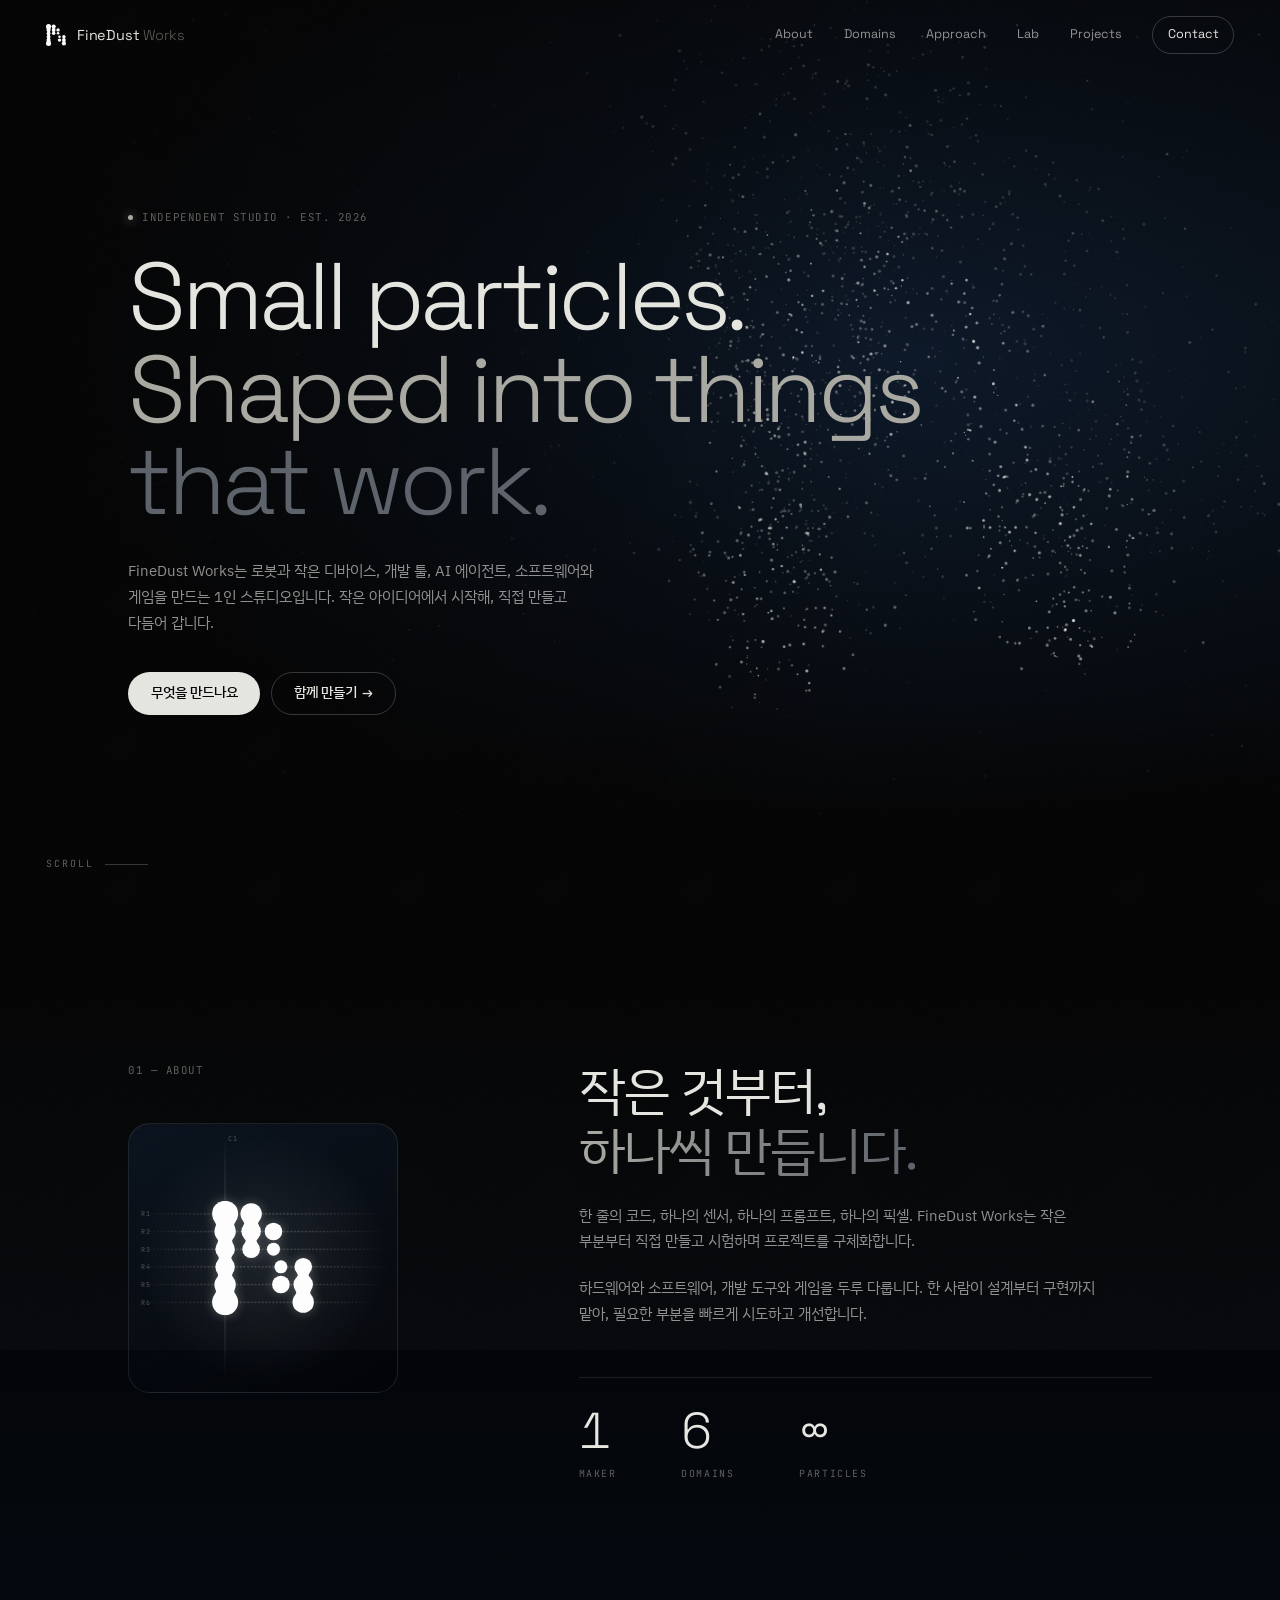
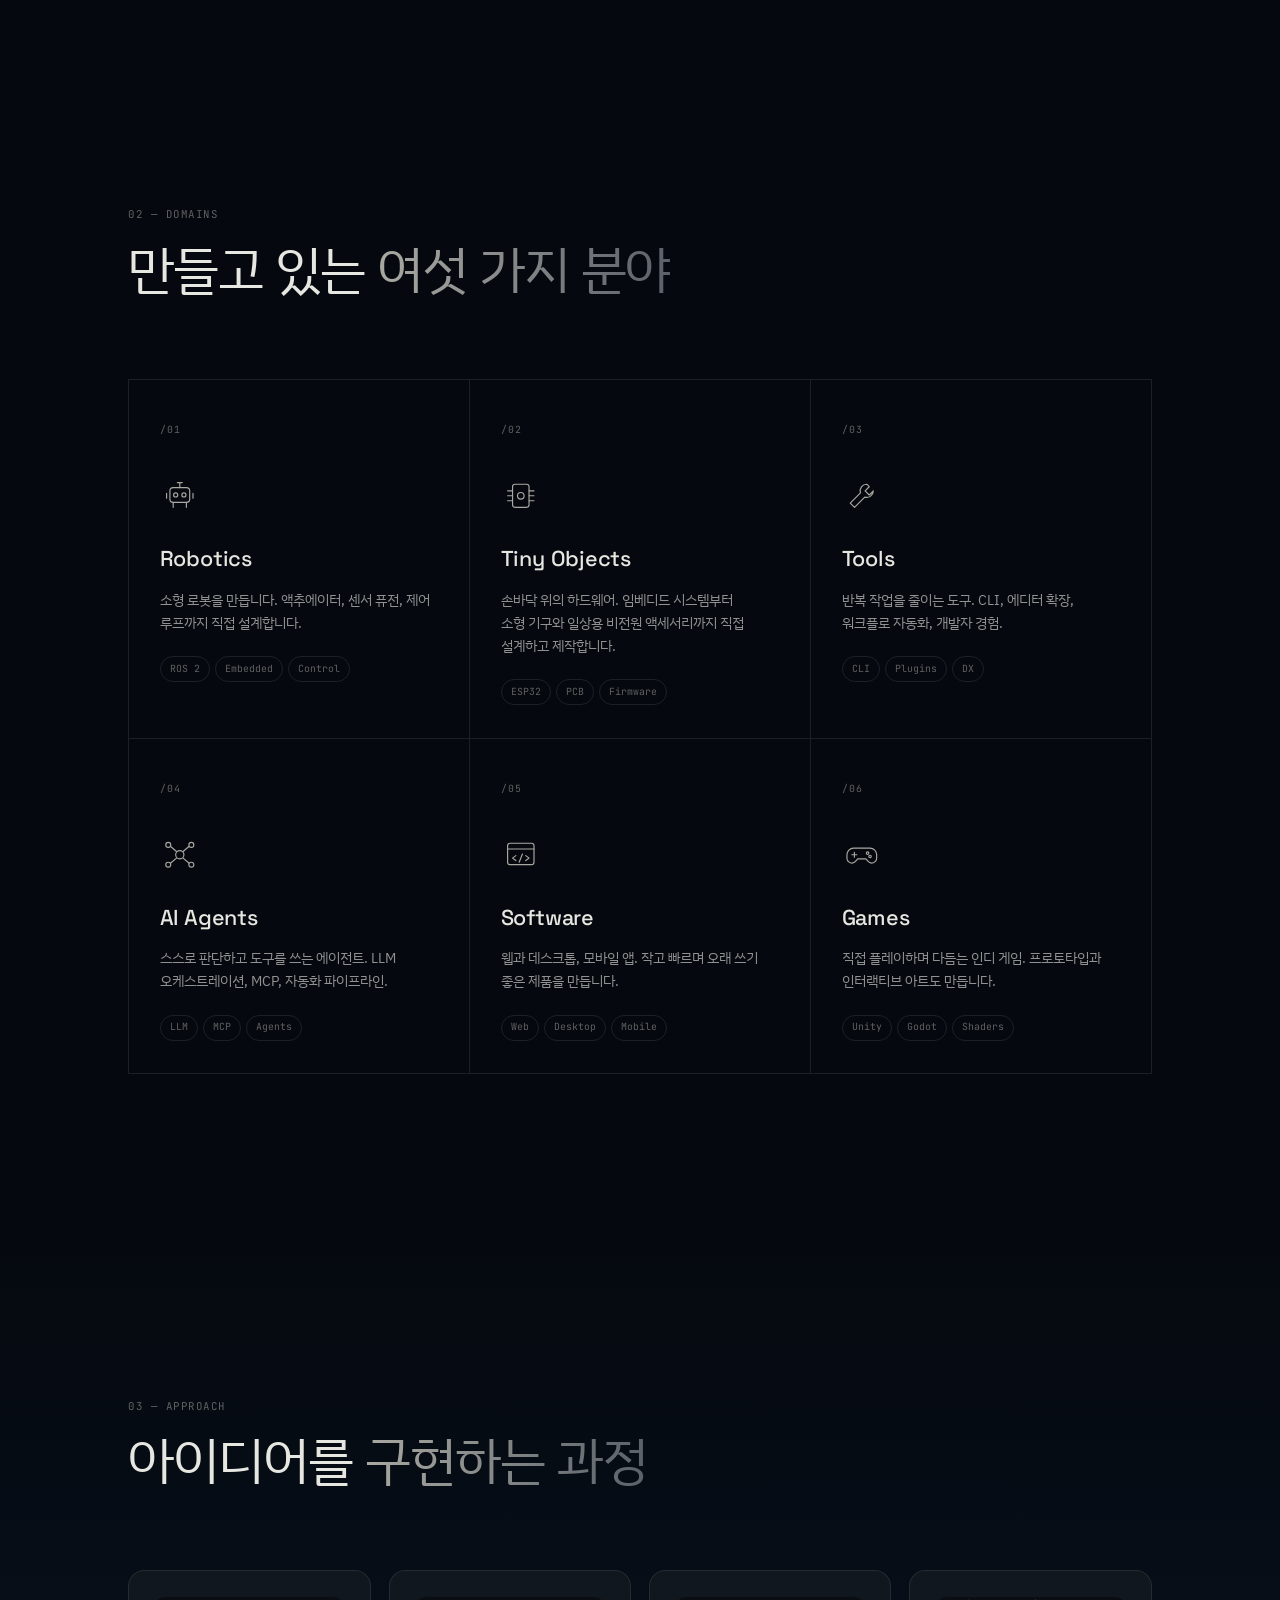
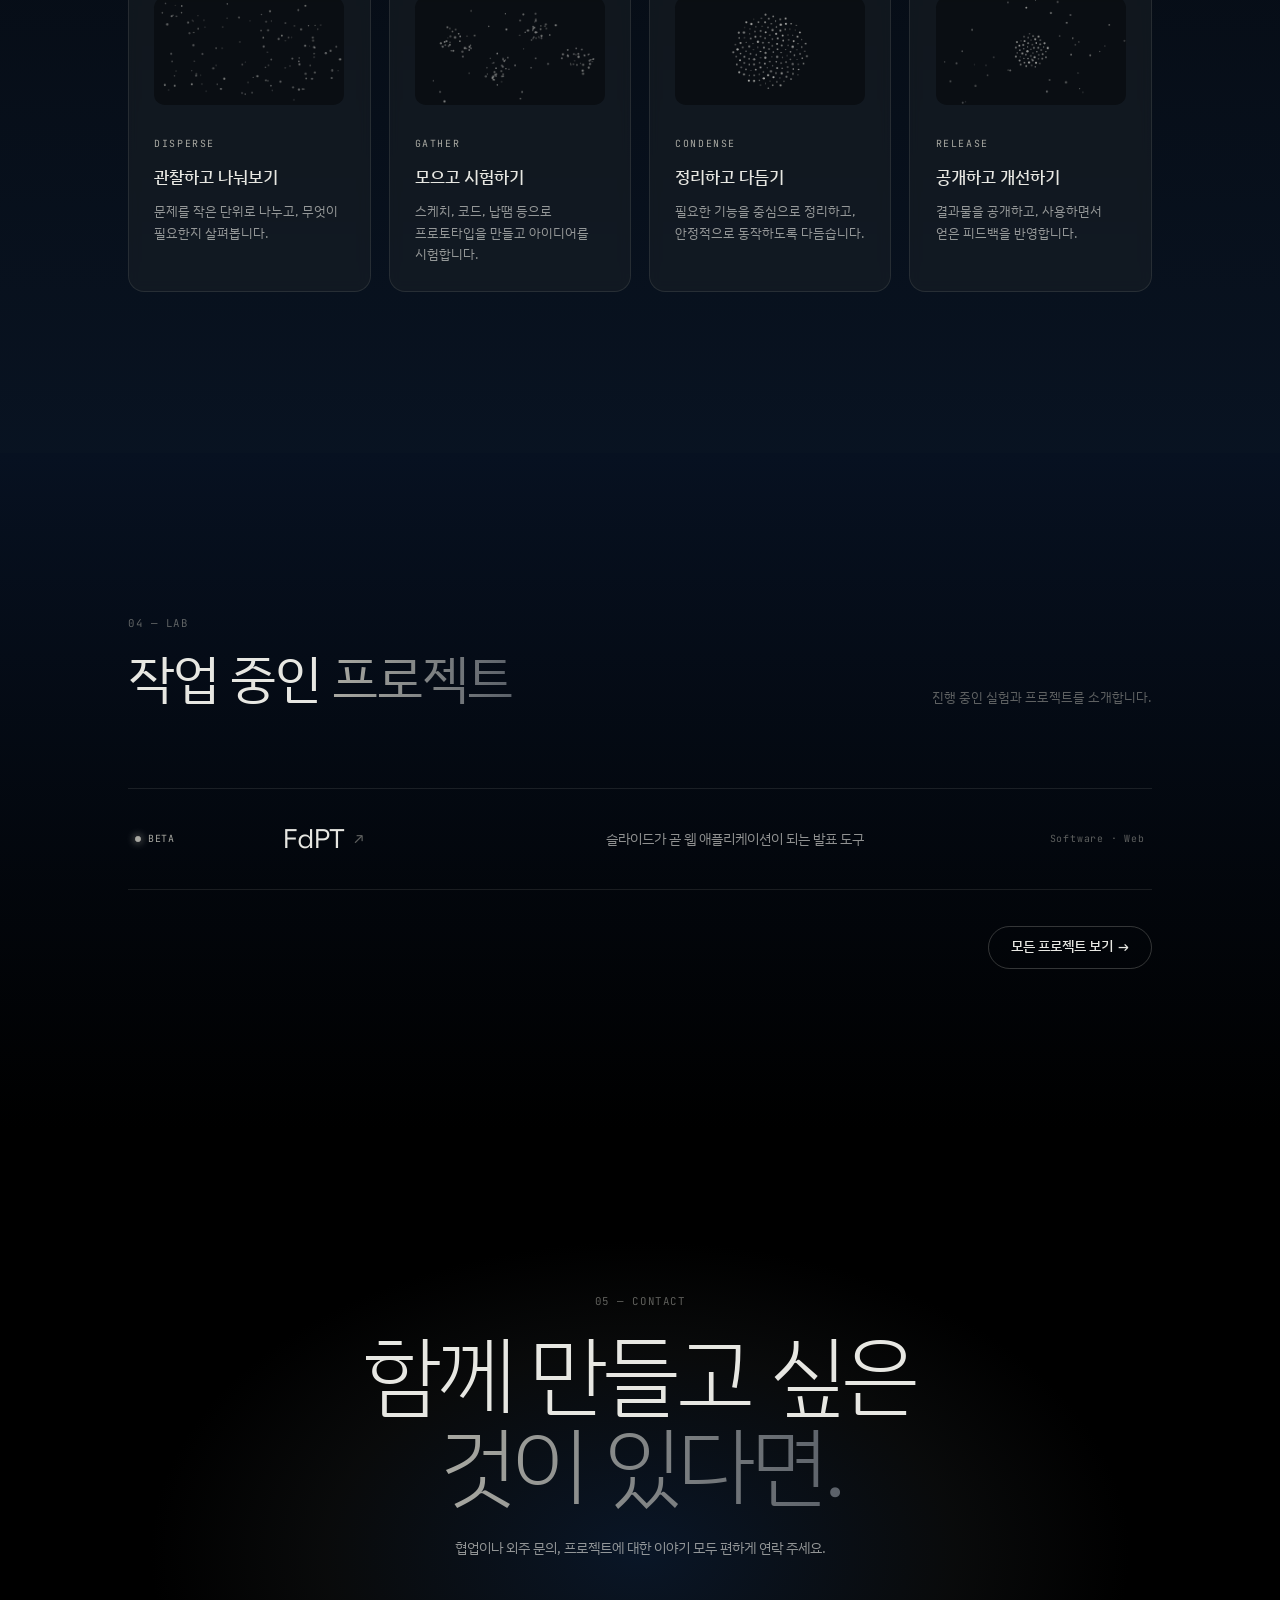
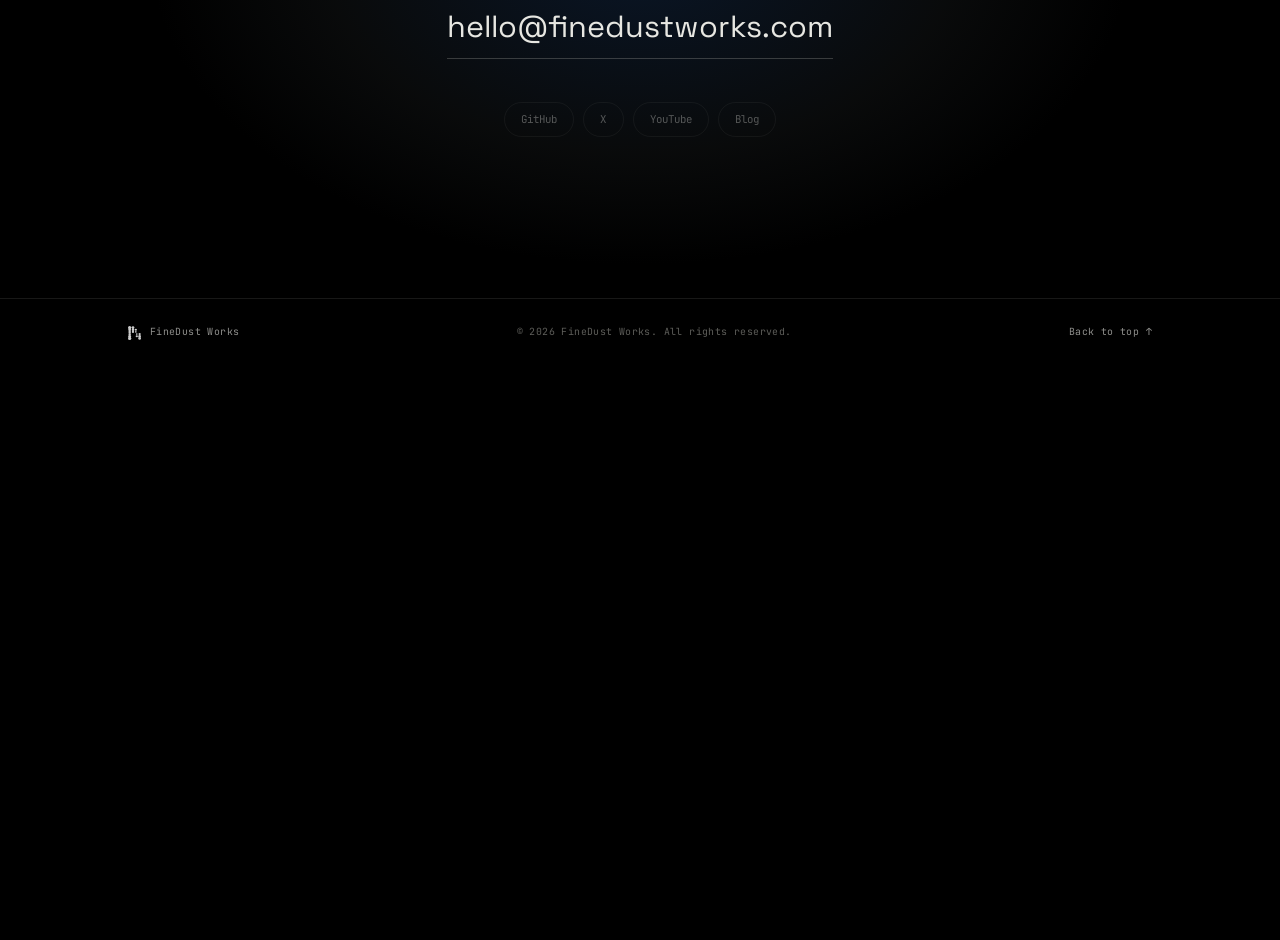
<file: index.html>
<!doctype html>
<html lang="ko">
<head>
  <meta charset="utf-8" />
  <meta name="viewport" content="width=device-width, initial-scale=1" />
  <title>FineDust Works</title>
  <meta name="description" content="FineDust Works — 로봇, 작은 디바이스, 개발 툴, AI 에이전트, 소프트웨어와 게임을 만드는 1인 스튜디오." />
  <meta name="theme-color" content="#000000" />
  <meta name="color-scheme" content="dark" />
  <link rel="canonical" href="https://finedustworks.com/" />
  <link rel="icon" type="image/svg+xml" href="assets/favicon.svg" />
  <link rel="apple-touch-icon" href="assets/apple-touch-icon.png" />

  <meta property="og:title" content="FineDust Works" />
  <meta property="og:description" content="하드웨어부터 소프트웨어, 게임까지 만드는 1인 스튜디오." />
  <meta property="og:type" content="website" />
  <meta property="og:url" content="https://finedustworks.com/" />
  <meta property="og:site_name" content="FineDust Works" />
  <meta property="og:locale" content="ko_KR" />
  <meta property="og:image" content="https://finedustworks.com/assets/og.png" />
  <meta property="og:image:width" content="1200" />
  <meta property="og:image:height" content="630" />
  <meta property="og:image:alt" content="FineDust Works — Small particles. Shaped into things that work." />
  <meta name="twitter:card" content="summary_large_image" />

  <link rel="preconnect" href="https://fonts.googleapis.com" />
  <link rel="preconnect" href="https://fonts.gstatic.com" crossorigin />
  <link href="https://fonts.googleapis.com/css2?family=IBM+Plex+Sans+KR:wght@300;400;500;600&family=JetBrains+Mono:wght@400;500&family=Space+Grotesk:wght@300;400;500;600&display=swap" rel="stylesheet" />
  <link rel="stylesheet" href="css/style.css" />
</head>
<body>
  <a class="skip" href="#main">본문으로 건너뛰기</a>

  <!-- ============ NAV ============ -->
  <header class="nav" id="nav">
    <a class="nav__brand" href="#top" aria-label="FineDust Works 홈">
      <img src="assets/logo.svg" alt="" width="22" height="25" />
      <span>FineDust<b>Works</b></span>
    </a>
    <button class="nav__toggle" id="navToggle" aria-expanded="false" aria-controls="navLinks" aria-label="메뉴 열기">
      <span></span><span></span>
    </button>
    <nav class="nav__links" id="navLinks">
      <a href="#about">About</a>
      <a href="#domains">Domains</a>
      <a href="#approach">Approach</a>
      <a href="#lab">Lab</a>
      <a href="/projects/">Projects</a>
      <a href="#contact" class="nav__cta">Contact</a>
    </nav>
  </header>

  <main id="main">
    <!-- ============ HERO ============ -->
    <section class="hero" id="top">
      <canvas class="hero__canvas" id="dust" aria-hidden="true"></canvas>
      <div class="hero__vignette" aria-hidden="true"></div>

      <div class="hero__inner">
        <p class="eyebrow"><span class="dot"></span>Independent studio · Est. 2026</p>
        <h1 class="hero__title">
          <span class="line">Small particles.</span>
          <span class="line line--dim">Shaped into things</span>
          <span class="line line--dim">that work.</span>
        </h1>
        <p class="hero__lede">
          FineDust Works는 로봇과 작은 디바이스, 개발 툴, AI 에이전트,
          소프트웨어와 게임을 만드는 1인 스튜디오입니다.
          작은 아이디어에서 시작해, 직접 만들고 다듬어 갑니다.
        </p>
        <div class="hero__actions">
          <a class="btn btn--solid" href="#domains"><span class="btn__face">무엇을 만드나요</span></a>
          <a class="btn btn--ghost" href="#contact"><span class="btn__face">함께 만들기<span class="btn__arrow" aria-hidden="true">→</span></span></a>
        </div>
      </div>

      <a class="hero__scroll" href="#about" aria-label="아래로 스크롤">
        <span>scroll</span><i></i>
      </a>
    </section>

    <!-- ============ ABOUT ============ -->
    <section class="section about" id="about">
      <div class="wrap about__grid">
        <div class="about__label reveal">
          <p class="kicker">01 — About</p>
          <div class="about__mark">
            <!-- One coordinate system for grid + logo, so the guides pass exactly through
                 the dot centres. Box = logo width / 0.38, centred on the logo. -->
            <svg class="guides" viewBox="-51.67 -48.29 144.08 144.08" role="img" aria-label="FineDust Works 로고와 6개의 행, 1개의 기둥 가이드">
              <defs>
                <radialGradient id="gFade" cx="0.5" cy="0.5" r="0.5">
                  <stop offset="0.35" stop-color="#fff" />
                  <stop offset="1" stop-color="#fff" stop-opacity="0" />
                </radialGradient>
                <mask id="gMask" maskUnits="userSpaceOnUse" x="-51.67" y="-48.29" width="144.08" height="144.08">
                  <rect x="-51.67" y="-48.29" width="144.08" height="144.08" fill="url(#gFade)" />
                </mask>
              </defs>
              <g class="guides__lines" mask="url(#gMask)">
                <line class="guides__col" x1="0" y1="-48.29" x2="0" y2="95.79" />
                <line class="guides__row" style="--i:0" x1="-51.67" y1="0" x2="92.41" y2="0" />
                <line class="guides__row" style="--i:1" x1="-51.67" y1="9.5" x2="92.41" y2="9.5" />
                <line class="guides__row" style="--i:2" x1="-51.67" y1="19" x2="92.41" y2="19" />
                <line class="guides__row" style="--i:3" x1="-51.67" y1="28.5" x2="92.41" y2="28.5" />
                <line class="guides__row" style="--i:4" x1="-51.67" y1="38" x2="92.41" y2="38" />
                <line class="guides__row" style="--i:5" x1="-51.67" y1="47.5" x2="92.41" y2="47.5" />
              </g>
              <g class="guides__labels" aria-hidden="true">
                <text x="1.8" y="-39">C1</text>
                <text x="-45" y="1.3">R1</text>
                <text x="-45" y="10.8">R2</text>
                <text x="-45" y="20.3">R3</text>
                <text x="-45" y="29.8">R4</text>
                <text x="-45" y="39.3">R5</text>
                <text x="-45" y="48.8">R6</text>
              </g>
              <image class="guides__logo" href="assets/logo.svg" x="-7" y="-7" width="54.75" height="61.5" />
            </svg>
          </div>
        </div>
        <div class="about__body">
          <h2 class="h2 reveal">작은 것부터,<br /><em>하나씩 만듭니다.</em></h2>
          <p class="reveal">
            한 줄의 코드, 하나의 센서, 하나의 프롬프트, 하나의 픽셀.
            FineDust Works는 작은 부분부터 직접 만들고 시험하며
            프로젝트를 구체화합니다.
          </p>
          <p class="reveal">
            하드웨어와 소프트웨어, 개발 도구와 게임을 두루 다룹니다.
            한 사람이 설계부터 구현까지 맡아,
            필요한 부분을 빠르게 시도하고 개선합니다.
          </p>
          <dl class="stats reveal">
            <div><dt>1</dt><dd>Maker</dd></div>
            <div><dt>6</dt><dd>Domains</dd></div>
            <div><dt>∞</dt><dd>Particles</dd></div>
          </dl>
        </div>
      </div>
    </section>

    <!-- ============ DOMAINS ============ -->
    <section class="section domains" id="domains">
      <div class="wrap">
        <header class="section__head reveal">
          <p class="kicker">02 — Domains</p>
          <h2 class="h2">만들고 있는 <em>여섯 가지 분야</em></h2>
        </header>

        <ol class="cards">
          <li class="card reveal">
            <span class="card__no">/01</span>
            <svg class="card__icon" viewBox="0 0 48 48" aria-hidden="true"><rect x="12" y="14" width="24" height="18" rx="4"/><circle cx="19" cy="23" r="2.5"/><circle cx="29" cy="23" r="2.5"/><path d="M24 14V8M21 8h6M16 32v6M32 32v6M8 21v6M40 21v6"/></svg>
            <h3>Robotics</h3>
            <p>소형 로봇을 만듭니다. 액추에이터, 센서 퓨전, 제어 루프까지 직접 설계합니다.</p>
            <ul class="tags"><li>ROS 2</li><li>Embedded</li><li>Control</li></ul>
          </li>
          <li class="card reveal">
            <span class="card__no">/02</span>
            <svg class="card__icon" viewBox="0 0 48 48" aria-hidden="true"><rect x="14" y="10" width="20" height="28" rx="3"/><path d="M14 18H8M14 24H8M14 30H8M34 18h6M34 24h6M34 30h6"/><circle cx="24" cy="24" r="4"/></svg>
            <h3>Tiny Objects</h3>
            <p>손바닥 위의 하드웨어. 임베디드 시스템부터 소형 기구와 일상용 비전원 액세서리까지 직접 설계하고 제작합니다.</p>
            <ul class="tags"><li>ESP32</li><li>PCB</li><li>Firmware</li></ul>
          </li>
          <li class="card reveal">
            <span class="card__no">/03</span>
            <svg class="card__icon" viewBox="0 0 48 48" aria-hidden="true"><path d="M30 10a8 8 0 0 0-7.6 10.4L10 32.8 15.2 38l12.4-12.4A8 8 0 0 0 38 18l-5 5-5-5 5-5a8 8 0 0 0-3-3z"/></svg>
            <h3>Tools</h3>
            <p>반복 작업을 줄이는 도구. CLI, 에디터 확장, 워크플로 자동화, 개발자 경험.</p>
            <ul class="tags"><li>CLI</li><li>Plugins</li><li>DX</li></ul>
          </li>
          <li class="card reveal">
            <span class="card__no">/04</span>
            <svg class="card__icon" viewBox="0 0 48 48" aria-hidden="true"><circle cx="24" cy="24" r="5"/><circle cx="10" cy="12" r="3"/><circle cx="38" cy="12" r="3"/><circle cx="10" cy="36" r="3"/><circle cx="38" cy="36" r="3"/><path d="M13 14l7 6M35 14l-7 6M13 34l7-6M35 34l-7-6"/></svg>
            <h3>AI Agents</h3>
            <p>스스로 판단하고 도구를 쓰는 에이전트. LLM 오케스트레이션, MCP, 자동화 파이프라인.</p>
            <ul class="tags"><li>LLM</li><li>MCP</li><li>Agents</li></ul>
          </li>
          <li class="card reveal">
            <span class="card__no">/05</span>
            <svg class="card__icon" viewBox="0 0 48 48" aria-hidden="true"><rect x="8" y="10" width="32" height="26" rx="3"/><path d="M8 17h32M18 25l-4 3 4 3M30 25l4 3-4 3M26 23l-4 10"/></svg>
            <h3>Software</h3>
            <p>웹과 데스크톱, 모바일 앱. 작고 빠르며 오래 쓰기 좋은 제품을 만듭니다.</p>
            <ul class="tags"><li>Web</li><li>Desktop</li><li>Mobile</li></ul>
          </li>
          <li class="card reveal">
            <span class="card__no">/06</span>
            <svg class="card__icon" viewBox="0 0 48 48" aria-hidden="true"><path d="M14 16h20a8 8 0 0 1 8 8v4a6 6 0 0 1-10.6 3.8L29 29H19l-2.4 2.8A6 6 0 0 1 6 28v-4a8 8 0 0 1 8-8z"/><path d="M15 21v6M12 24h6"/><circle cx="31" cy="22" r="1.5"/><circle cx="34" cy="26" r="1.5"/></svg>
            <h3>Games</h3>
            <p>직접 플레이하며 다듬는 인디 게임. 프로토타입과 인터랙티브 아트도 만듭니다.</p>
            <ul class="tags"><li>Unity</li><li>Godot</li><li>Shaders</li></ul>
          </li>
        </ol>
      </div>
    </section>

    <!-- ============ APPROACH ============ -->
    <section class="section approach" id="approach">
      <div class="wrap">
        <header class="section__head reveal">
          <p class="kicker">03 — Approach</p>
          <h2 class="h2">아이디어를 <em>구현하는 과정</em></h2>
        </header>

        <div class="steps">
          <article class="step reveal">
            <div class="step__viz" data-mode="disperse" aria-hidden="true"></div>
            <span class="step__no">Disperse</span>
            <h3>관찰하고 나눠보기</h3>
            <p>문제를 작은 단위로 나누고, 무엇이 필요한지 살펴봅니다.</p>
          </article>
          <article class="step reveal">
            <div class="step__viz" data-mode="gather" aria-hidden="true"></div>
            <span class="step__no">Gather</span>
            <h3>모으고 시험하기</h3>
            <p>스케치, 코드, 납땜 등으로 프로토타입을 만들고 아이디어를 시험합니다.</p>
          </article>
          <article class="step reveal">
            <div class="step__viz" data-mode="condense" aria-hidden="true"></div>
            <span class="step__no">Condense</span>
            <h3>정리하고 다듬기</h3>
            <p>필요한 기능을 중심으로 정리하고, 안정적으로 동작하도록 다듬습니다.</p>
          </article>
          <article class="step reveal">
            <div class="step__viz" data-mode="release" aria-hidden="true"></div>
            <span class="step__no">Release</span>
            <h3>공개하고 개선하기</h3>
            <p>결과물을 공개하고, 사용하면서 얻은 피드백을 반영합니다.</p>
          </article>
        </div>
      </div>
    </section>

    <!-- ============ LAB ============ -->
    <section class="section lab" id="lab">
      <div class="wrap">
        <header class="section__head section__head--row reveal">
          <div>
            <p class="kicker">04 — Lab</p>
            <h2 class="h2">작업 중인 <em>프로젝트</em></h2>
          </div>
          <p class="section__note">진행 중인 실험과 프로젝트를 소개합니다.</p>
        </header>

        <!-- Rendered from the project content (js/content.js). This row is the no-JS fallback. -->
        <ul class="lab__list" id="labList">
          <li class="lab__item reveal">
            <span class="lab__status lab__status--live">Beta</span>
            <h3><a class="lab__link" href="/projects/?id=fdpt">FdPT<span class="lab__arrow" aria-hidden="true">↗</span></a></h3>
            <p>슬라이드가 곧 웹 애플리케이션이 되는 발표 도구</p>
            <span class="lab__cat">Software · Web</span>
          </li>
        </ul>
        <div class="lab__more reveal">
          <a class="btn btn--ghost" href="/projects/"><span class="btn__face">모든 프로젝트 보기<span class="btn__arrow" aria-hidden="true">→</span></span></a>
        </div>
      </div>
    </section>

    <!-- ============ CONTACT ============ -->
    <section class="section contact" id="contact">
      <div class="wrap contact__inner reveal">
        <p class="kicker">05 — Contact</p>
        <h2 class="contact__title">함께 만들고 싶은<br /><em>것이 있다면.</em></h2>
        <p class="contact__lede">협업이나 외주 문의, 프로젝트에 대한 이야기 모두 편하게 연락 주세요.</p>
        <a class="contact__mail" href="mailto:hello@finedustworks.com" title="클릭하면 주소가 복사됩니다">hello@finedustworks.com</a>
        <ul class="socials">
          <li><a aria-disabled="true" title="준비 중">GitHub</a></li>
          <li><a aria-disabled="true" title="준비 중">X</a></li>
          <li><a aria-disabled="true" title="준비 중">YouTube</a></li>
          <li><a aria-disabled="true" title="준비 중">Blog</a></li>
        </ul>
      </div>
    </section>
  </main>

  <footer class="footer">
    <div class="wrap footer__inner">
      <span class="footer__brand"><img src="assets/logo.svg" alt="" width="14" height="16" /> FineDust Works</span>
      <span>© <span id="year">2026</span> FineDust Works. All rights reserved.</span>
      <a class="footer__top" href="#top">Back to top <span class="footer__arrow" aria-hidden="true">↑</span></a>
    </div>
  </footer>

  <script src="js/content.js"></script>
  <script src="js/main.js"></script>
</body>
</html>
</file>
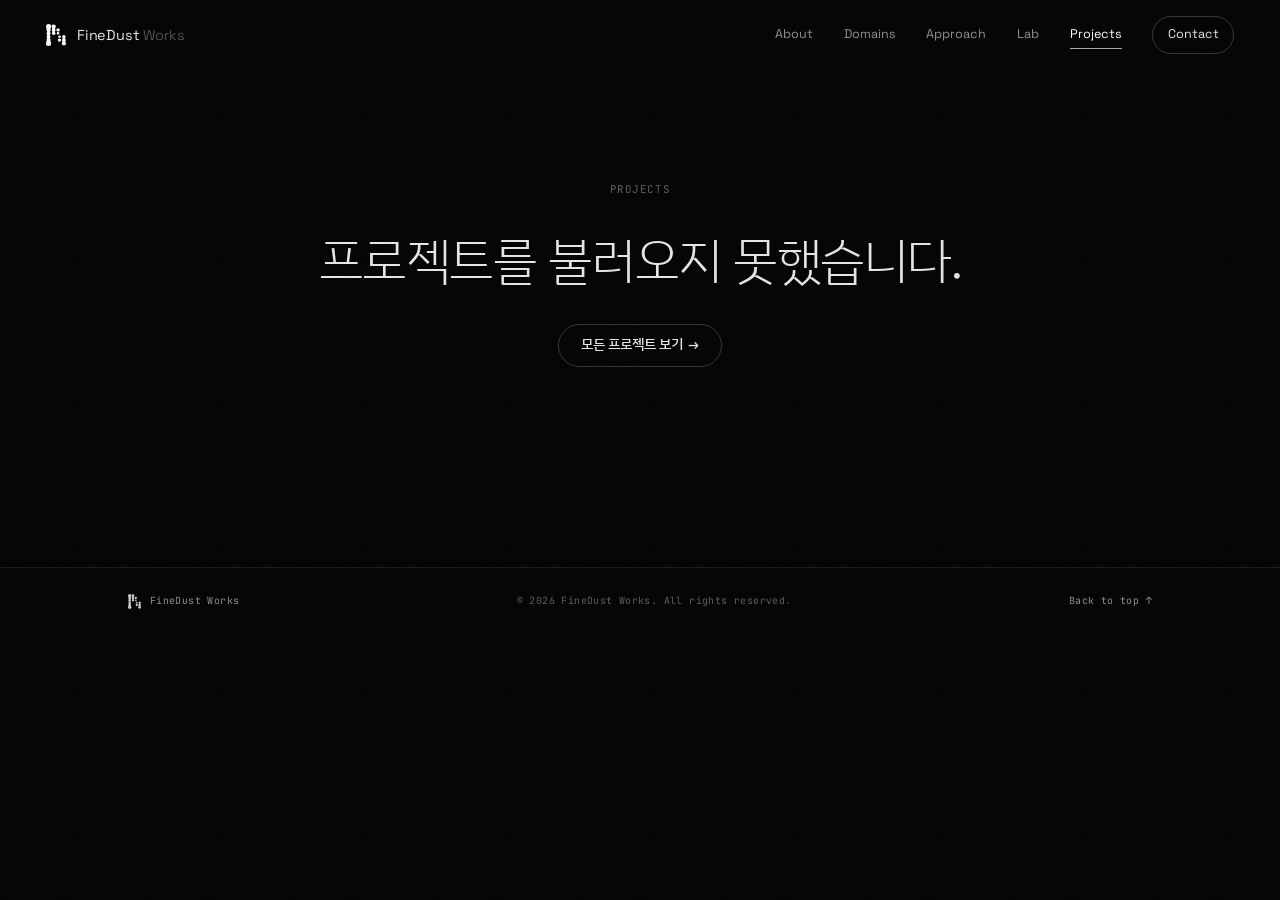
<file: projects/index.html>
<!doctype html>
<html lang="ko">
<head>
  <meta charset="utf-8" />
  <meta name="viewport" content="width=device-width, initial-scale=1" />
  <title>Projects — FineDust Works</title>
  <meta name="description" content="FineDust Works의 모든 프로젝트를 로보틱스, 디바이스, 툴, AI 에이전트, 소프트웨어, 게임 여섯 개 영역으로 나눠 소개합니다." />
  <meta name="theme-color" content="#000000" />
  <meta name="color-scheme" content="dark" />
  <link rel="canonical" href="https://finedustworks.com/projects/" />
  <link rel="icon" type="image/svg+xml" href="/assets/favicon.svg" />
  <link rel="apple-touch-icon" href="/assets/apple-touch-icon.png" />

  <meta property="og:title" content="Projects — FineDust Works" />
  <meta property="og:description" content="FineDust Works의 프로젝트와 개발 기록." />
  <meta property="og:type" content="website" />
  <meta property="og:url" content="https://finedustworks.com/projects/" />
  <meta property="og:site_name" content="FineDust Works" />
  <meta property="og:locale" content="ko_KR" />
  <meta property="og:image" content="https://finedustworks.com/assets/og.png" />
  <meta name="twitter:card" content="summary_large_image" />

  <link rel="preconnect" href="https://fonts.googleapis.com" />
  <link rel="preconnect" href="https://fonts.gstatic.com" crossorigin />
  <link rel="preconnect" href="https://raw.githubusercontent.com" crossorigin />
  <link href="https://fonts.googleapis.com/css2?family=IBM+Plex+Sans+KR:wght@300;400;500;600&family=JetBrains+Mono:wght@400;500&family=Space+Grotesk:wght@300;400;500;600&display=swap" rel="stylesheet" />
  <link rel="stylesheet" href="/css/style.css" />
  <link rel="stylesheet" href="/css/projects.css" />
</head>
<body class="page-projects" id="top">
  <a class="skip" href="#main">본문으로 건너뛰기</a>

  <header class="nav" id="nav">
    <a class="nav__brand" href="/" aria-label="FineDust Works 홈">
      <img src="/assets/logo.svg" alt="" width="22" height="25" />
      <span>FineDust<b>Works</b></span>
    </a>
    <button class="nav__toggle" id="navToggle" aria-expanded="false" aria-controls="navLinks" aria-label="메뉴 열기">
      <span></span><span></span>
    </button>
    <nav class="nav__links" id="navLinks">
      <a href="/#about">About</a>
      <a href="/#domains">Domains</a>
      <a href="/#approach">Approach</a>
      <a href="/#lab">Lab</a>
      <a href="/projects/" aria-current="page">Projects</a>
      <a href="/#contact" class="nav__cta">Contact</a>
    </nav>
  </header>

  <main id="main">
    <div id="projects" aria-live="polite">
      <section class="pempty wrap"><p class="kicker">Loading</p><p class="ploading">프로젝트를 불러오는 중…</p></section>
    </div>
  </main>

  <footer class="footer">
    <div class="wrap footer__inner">
      <span class="footer__brand"><img src="/assets/logo.svg" alt="" width="14" height="16" /> FineDust Works</span>
      <span>© <span id="year">2026</span> FineDust Works. All rights reserved.</span>
      <a class="footer__top" href="#top">Back to top <span class="footer__arrow" aria-hidden="true">↑</span></a>
    </div>
  </footer>

  <script src="/js/content.js"></script>
  <script src="/js/projects.js"></script>
  <script src="/js/main.js"></script>
</body>
</html>
</file>
<file: css/style.css>
/* =========================================================
   FineDust Works — palette from smoke reference
   ash #A9A9A2 · midnight #0A1729 · void #000 · char #24292B · slate #5B6169
   ========================================================= */
:root {
  --site-scale: 0.9;
  --viewport-height: calc(100vh / var(--site-scale));
  --viewport-width: calc(100vw / var(--site-scale));
  --void: #000000;
  --midnight: #0a1729;
  --char: #24292b;
  --slate: #5b6169;
  --ash: #a9a9a2;
  --smoke: #e7e7e2;
  --white: #ffffff;

  --bg: var(--void);
  --bg-2: #05090f;
  --surface: rgba(36, 41, 43, 0.38);
  --line: rgba(169, 169, 162, 0.14);
  --line-strong: rgba(169, 169, 162, 0.3);
  --text: var(--smoke);
  --text-dim: rgba(231, 231, 226, 0.62);
  --text-mute: rgba(169, 169, 162, 0.55);

  --font-display: "Space Grotesk", "IBM Plex Sans KR", system-ui, sans-serif;
  --font-body: "IBM Plex Sans KR", "Space Grotesk", system-ui, sans-serif;
  --font-mono: "JetBrains Mono", ui-monospace, monospace;

  --gutter: clamp(16px, 4vw, 56px);
  --maxw: 1240px;
  --ease: cubic-bezier(0.2, 0.7, 0.1, 1);
}

*, *::before, *::after { box-sizing: border-box; }
html { zoom: var(--site-scale); -webkit-text-size-adjust: 100%; color-scheme: dark; scrollbar-color: var(--slate) var(--bg); -webkit-tap-highlight-color: transparent; }
body {
  margin: 0;
  background: var(--bg);
  color: var(--text);
  font-family: var(--font-body);
  font-weight: 400;
  line-height: 1.7;
  -webkit-font-smoothing: antialiased;
  overflow-x: hidden;
}
img, svg { display: block; max-width: 100%; }
a { color: inherit; text-decoration: none; }
ul, ol { list-style: none; margin: 0; padding: 0; }
h1, h2, h3, p, dl, dd { margin: 0; }
::selection { background: var(--ash); color: var(--void); }

/* film grain over everything */
body::after {
  content: "";
  position: fixed; inset: -50%;
  pointer-events: none;
  z-index: 100;
  opacity: 0.06;
  background-image: url("data:image/svg+xml,%3Csvg xmlns='http://www.w3.org/2000/svg' width='160' height='160'%3E%3Cfilter id='n'%3E%3CfeTurbulence type='fractalNoise' baseFrequency='0.9' numOctaves='2' stitchTiles='stitch'/%3E%3C/filter%3E%3Crect width='100%25' height='100%25' filter='url(%23n)'/%3E%3C/svg%3E");
}

.skip {
  position: absolute; left: 16px; top: -60px; z-index: 200;
  background: var(--smoke); color: var(--void); padding: 8px 14px; border-radius: 6px;
}
.skip:focus { top: 16px; }
:focus-visible { outline: 1px solid var(--ash); outline-offset: 4px; }
[tabindex="-1"]:focus { outline: none; }

.wrap { width: 100%; max-width: var(--maxw); margin: 0 auto; padding: 0 var(--gutter); }

/* ---------- type ---------- */
.kicker, .eyebrow {
  font-family: var(--font-mono);
  font-size: 12px;
  letter-spacing: 0.14em;
  text-transform: uppercase;
  color: var(--text-mute);
}
.eyebrow { display: inline-flex; align-items: center; gap: 10px; }
.eyebrow .dot {
  width: 6px; height: 6px; border-radius: 50%; background: var(--ash);
  box-shadow: 0 0 12px var(--ash);
  animation: pulse 2.4s ease-in-out infinite;
}
@keyframes pulse { 50% { opacity: 0.3; } }

.h2 {
  font-family: var(--font-display);
  font-weight: 400;
  font-size: clamp(30px, 4.6vw, 58px);
  line-height: 1.15;
  letter-spacing: -0.02em;
  margin-top: 18px;
  word-break: keep-all;
}
.h2 em, .contact__title em {
  font-style: normal;
  color: var(--slate);
  background: linear-gradient(90deg, var(--ash), var(--slate));
  -webkit-background-clip: text; background-clip: text;
  -webkit-text-fill-color: transparent;
}

/* ---------- nav ---------- */
.nav {
  position: fixed; inset: 0 0 auto 0; z-index: 50;
  display: flex; align-items: center; justify-content: space-between;
  padding: 18px var(--gutter);
  transition: border-color 0.4s, padding 0.4s;
  border-bottom: 1px solid transparent;
}
/* Keep backdrop-filter off the header: it would make the fixed mobile
   menu use the header's bounds instead of the viewport after scrolling. */
.nav::before {
  content: ""; position: absolute; inset: 0; z-index: -1;
  pointer-events: none;
  transition: background 0.4s, backdrop-filter 0.4s;
}
.nav.is-scrolled::before {
  background: rgba(0, 0, 0, 0.55);
  backdrop-filter: blur(14px); -webkit-backdrop-filter: blur(14px);
}
.nav.is-scrolled {
  border-bottom-color: var(--line);
  padding-top: 12px; padding-bottom: 12px;
}
.nav__brand { display: flex; align-items: center; gap: 12px; font-family: var(--font-display); font-size: 16px; letter-spacing: -0.01em; }
.nav__brand img { height: 25px; width: auto; }
.nav__brand b { font-weight: 300; color: var(--text-mute); margin-left: 4px; }
.nav__links { display: flex; align-items: center; gap: 34px; font-family: var(--font-display); font-size: 14px; }
.nav__links a { color: var(--text-dim); transition: color 0.25s; position: relative; }
.nav__links a:hover { color: var(--white); }
.nav__links a:not(.nav__cta)::after {
  content: ""; position: absolute; left: 0; right: 0; bottom: -4px; height: 1px;
  background: var(--ash); transform: scaleX(0); transform-origin: left; transition: transform 0.35s var(--ease);
}
.nav__links a:not(.nav__cta):hover::after,
.nav__links a[aria-current]:not(.nav__cta)::after { transform: scaleX(1); }
.nav__links a[aria-current]:not(.nav__cta) { color: var(--white); }
.nav__cta {
  padding: 8px 16px; border: 1px solid var(--line-strong); border-radius: 999px;
  color: var(--text) !important; transition: background 0.25s, border-color 0.25s;
}
.nav__cta:hover { background: var(--smoke); color: var(--void) !important; border-color: var(--smoke); }
.nav__cta[aria-current] { border-color: var(--ash); background: rgba(169,169,162,0.1); }
.nav__cta[aria-current]:hover { background: var(--smoke); }
.nav__toggle { display: none; }

/* ---------- buttons ---------- */
/* The <a> is a fixed hit area; only the inner .btn__face moves,
   so hovering near an edge can't make the button slip out from under the pointer. */
.btn { display: inline-flex; border-radius: 999px; }
.btn__face {
  display: inline-flex; align-items: center; justify-content: center;
  height: 48px; padding: 0 24px; border-radius: inherit; border: 1px solid transparent;
  font-family: var(--font-display); font-size: 15px; font-weight: 500;
  transition: transform 0.3s var(--ease), background 0.3s, color 0.3s, border-color 0.3s;
}
.btn:hover .btn__face { transform: translateY(-2px); }
.btn:active .btn__face { transform: translateY(0) scale(0.98); transition-duration: 0.1s; }
.btn--solid .btn__face { background: var(--smoke); color: var(--void); }
.btn--solid:hover .btn__face { background: var(--white); }
.btn--ghost .btn__face { border-color: var(--line-strong); color: var(--text); }
.btn--ghost:hover .btn__face { border-color: var(--ash); background: rgba(169,169,162,0.08); }
.btn__arrow { display: inline-block; margin-left: 6px; transition: transform 0.3s var(--ease); }
.btn:hover .btn__arrow { transform: translateX(4px); }

/* ---------- hero ---------- */
.hero {
  position: relative;
  /* Keep the hero full-screen after applying the default page scale. */
  min-height: calc(100svh / var(--site-scale));
  display: flex; align-items: center;
  overflow: hidden;
  background:
    radial-gradient(120% 80% at 70% 40%, rgba(10, 23, 41, 0.9) 0%, rgba(0, 0, 0, 1) 70%),
    var(--void);
}
.hero__canvas { position: absolute; inset: 0; width: 100%; height: 100%; }
.hero__vignette {
  position: absolute; inset: 0; pointer-events: none;
  background:
    linear-gradient(90deg, rgba(0,0,0,0.85) 0%, rgba(0,0,0,0.35) 45%, rgba(0,0,0,0) 70%),
    linear-gradient(0deg, var(--bg) 0%, rgba(0,0,0,0) 22%);
}
.hero__inner {
  position: relative; z-index: 2;
  width: 100%; max-width: var(--maxw); margin: 0 auto;
  padding: 120px var(--gutter) 100px;
}
.hero__title {
  font-family: var(--font-display);
  font-weight: 300;
  font-size: clamp(44px, 8.2vw, 116px);
  line-height: 0.98;
  letter-spacing: -0.045em;
  margin: 26px 0 32px;
}
.hero__title .line { display: block; opacity: 0; transform: translateY(30px); filter: blur(12px); animation: condense 1.4s var(--ease) forwards; }
.hero__title .line:nth-child(2) { animation-delay: 0.15s; }
.hero__title .line:nth-child(3) { animation-delay: 0.3s; }
.hero__title .line--dim { color: var(--ash); }
.hero__title .line:nth-child(3) { color: var(--slate); }
@keyframes condense { to { opacity: 1; transform: none; filter: blur(0); } }

.hero__lede {
  max-width: 520px; font-size: clamp(15px, 1.4vw, 17px);
  color: var(--text-dim); word-break: keep-all;
  opacity: 0; animation: condense 1.4s 0.5s var(--ease) forwards;
}
.hero__actions { display: flex; flex-wrap: wrap; gap: 12px; margin-top: 40px; opacity: 0; animation: condense 1.4s 0.65s var(--ease) forwards; }

.hero__meta {
  position: absolute; z-index: 2; right: var(--gutter); bottom: 34px;
  display: flex; flex-direction: column; align-items: flex-end; gap: 4px;
  font-family: var(--font-mono); font-size: 11px; color: var(--text-mute); letter-spacing: 0.06em;
  font-variant-numeric: tabular-nums;
}
.hero__scroll {
  position: absolute; z-index: 2; left: var(--gutter); bottom: 30px;
  display: flex; align-items: center; gap: 12px;
  font-family: var(--font-mono); font-size: 11px; letter-spacing: 0.2em; text-transform: uppercase; color: var(--text-mute);
}
.hero__scroll i { display: block; width: 48px; height: 1px; background: var(--line-strong); position: relative; overflow: hidden; }
.hero__scroll i::after { content: ""; position: absolute; inset: 0; background: var(--ash); transform: translateX(-100%); animation: sweep 2.2s ease-in-out infinite; }
@keyframes sweep { 60%, 100% { transform: translateX(100%); } }

/* ---------- sections ---------- */
.section { position: relative; padding: clamp(96px, 14vw, 180px) 0; }
.section__head { margin-bottom: clamp(48px, 7vw, 88px); }
.section__head--row { display: flex; align-items: flex-end; justify-content: space-between; gap: 32px; flex-wrap: wrap; }
.section__note { max-width: 320px; color: var(--text-mute); font-size: 14px; word-break: keep-all; }

/* about */
.about { background: linear-gradient(180deg, var(--bg) 0%, var(--bg-2) 100%); }
.about__grid { display: grid; grid-template-columns: 1fr 1.6fr; gap: clamp(40px, 8vw, 120px); }
.about__mark {
  margin-top: 48px; aspect-ratio: 1; max-width: 300px;
  display: grid; place-items: center;
  border: 1px solid var(--line); border-radius: 24px;
  background:
    radial-gradient(circle at 50% 50%, rgba(91, 97, 105, 0.25), transparent 65%),
    linear-gradient(160deg, rgba(10,23,41,0.6), rgba(0,0,0,0.2));
  position: relative; overflow: hidden;
}
.about__mark::before {
  content: ""; position: absolute; inset: 0;
  background-image: radial-gradient(rgba(169,169,162,0.09) 1px, transparent 1px);
  background-size: 14px 14px;
  mask-image: radial-gradient(circle, #000 20%, transparent 75%);
  -webkit-mask-image: radial-gradient(circle, #000 20%, transparent 75%);
}
/* guide grid: 1 column + 6 rows through the logo's dot centres */
.guides { position: absolute; inset: 0; width: 100%; height: 100%; overflow: visible; }
.guides__lines line {
  fill: none;
  stroke: var(--ash);
  stroke-width: 1;
  vector-effect: non-scaling-stroke;
  stroke-linecap: round;
  transform-box: fill-box;
}
/* rows: fine dust dotted lines, drawn outward from the column */
.guides__row {
  stroke-dasharray: 0.01 4;     /* round caps turn these into fine motes */
  stroke-width: 1.7 !important;
  opacity: 0.6;
  transform-origin: 35.86% 50%;  /* x=0 inside the row's span (-51.67…92.41) */
  transform: scaleX(0);
  transition: transform 1.3s var(--ease), opacity 0.6s;
  transition-delay: calc(0.35s + var(--i) * 0.08s);
}
/* the column: a continuous hairline, the spine of the mark */
.guides__col {
  opacity: 0.45;
  transform-origin: 50% 0;
  transform: scaleY(0);
  transition: transform 1.1s var(--ease);
}
.is-in .guides__row { transform: scaleX(1); }
.is-in .guides__col { transform: scaleY(1); }
/* slow shimmer down the rows, like light catching dust */
.is-in .guides__row { animation: rowGlint 7s ease-in-out infinite; animation-delay: calc(2s + var(--i) * 0.45s); }
@keyframes rowGlint { 0%, 70%, 100% { opacity: 0.6; } 80% { opacity: 1; } }

.guides__labels text {
  font-family: var(--font-mono);
  font-size: 3.6px;
  letter-spacing: 0.08em;
  fill: var(--text-mute);
  opacity: 0;
  transition: opacity 0.8s 1.2s;
}
.is-in .guides__labels text { opacity: 0.8; }
.guides__logo { filter: drop-shadow(0 0 3px rgba(231,231,226,0.3)); }
.about__body p { color: var(--text-dim); font-size: clamp(15px, 1.3vw, 17px); max-width: 600px; margin-top: 24px; word-break: keep-all; }
.about__body .h2 { margin-top: 0; margin-bottom: 16px; }
.stats { display: flex; gap: clamp(28px, 6vw, 72px); margin-top: 56px; padding-top: 32px; border-top: 1px solid var(--line); }
.stats dt { font-variant-numeric: tabular-nums; font-family: var(--font-display); font-weight: 300; font-size: clamp(36px, 5vw, 56px); line-height: 1; letter-spacing: -0.03em; }
.stats dd { font-family: var(--font-mono); font-size: 11px; letter-spacing: 0.16em; text-transform: uppercase; color: var(--text-mute); margin-top: 10px; }

/* domains */
.domains { background: var(--bg-2); }
.cards {
  display: grid; grid-template-columns: repeat(3, 1fr);
  border-top: 1px solid var(--line); border-left: 1px solid var(--line);
}
.card {
  position: relative; padding: 40px 34px 36px;
  border-right: 1px solid var(--line); border-bottom: 1px solid var(--line);
  overflow: hidden; isolation: isolate;
  transition: background 0.5s var(--ease);
}
.card::before {
  content: ""; position: absolute; z-index: -1;
  width: 360px; height: 360px; border-radius: 50%;
  left: var(--mx, 50%); top: var(--my, 50%); transform: translate(-50%, -50%);
  background: radial-gradient(circle, rgba(91,97,105,0.35), rgba(10,23,41,0.25) 40%, transparent 70%);
  opacity: 0; transition: opacity 0.4s;
}
.card.is-hot::before { opacity: 1; }
.card__no { font-family: var(--font-mono); font-size: 11px; color: var(--text-mute); letter-spacing: 0.1em; }
.card__icon {
  width: 44px; height: 44px; margin: 40px 0 28px;
  fill: none; stroke: var(--ash); stroke-width: 1.4; stroke-linecap: round; stroke-linejoin: round;
  transition: stroke 0.3s, transform 0.5s var(--ease);
}
.card.is-hot .card__icon { stroke: var(--white); transform: translateY(-4px); }
.card h3 { font-family: var(--font-display); font-weight: 500; font-size: 24px; letter-spacing: -0.01em; }
.card p { color: var(--text-dim); font-size: 15px; margin-top: 12px; word-break: keep-all; min-height: 3.4em; }
.tags { display: flex; flex-wrap: wrap; gap: 6px; margin-top: 24px; }
.tags li {
  font-family: var(--font-mono); font-size: 11px; color: var(--text-mute);
  padding: 4px 10px; border: 1px solid var(--line); border-radius: 999px;
  transition: color 0.3s, border-color 0.3s;
}
.card.is-hot .tags li { color: var(--text-dim); border-color: var(--line-strong); }
.card.is-hot .card__no { color: var(--ash); }
.card__no { transition: color 0.3s; }

/* approach */
.approach { background: linear-gradient(180deg, var(--bg-2), var(--midnight) 140%); }
.steps { display: grid; grid-template-columns: repeat(4, 1fr); gap: 20px; }
.step {
  padding: 28px; border-radius: 18px;
  background: var(--surface); border: 1px solid var(--line);
  backdrop-filter: blur(6px);
}
.step__viz { height: 120px; border-radius: 12px; margin-bottom: 28px; background: rgba(0,0,0,0.4); overflow: hidden; position: relative; }
.step__viz canvas { width: 100%; height: 100%; display: block; }
.step__no { font-family: var(--font-mono); font-size: 11px; letter-spacing: 0.16em; text-transform: uppercase; color: var(--ash); }
.step h3 { font-family: var(--font-display); font-weight: 500; font-size: 19px; margin-top: 10px; }
.step p { color: var(--text-dim); font-size: 14px; margin-top: 10px; word-break: keep-all; }

/* lab */
.lab { background: var(--midnight); background: linear-gradient(180deg, #071121, var(--bg) 100%); }
.lab__list { border-top: 1px solid var(--line); }
.lab__item {
  display: grid; grid-template-columns: 140px 1fr 1.4fr auto; align-items: center; gap: 24px;
  padding: 30px 8px; border-bottom: 1px solid var(--line);
  transition: background 0.4s, padding 0.4s var(--ease);
}
.lab__item.is-hot { background: linear-gradient(90deg, rgba(91,97,105,0.12), transparent); padding-left: 20px; }
.lab__item h3 { font-family: var(--font-display); font-weight: 400; font-size: clamp(22px, 2.4vw, 30px); letter-spacing: -0.02em; }
.lab__item p { color: var(--text-dim); font-size: 15px; word-break: keep-all; }
.lab__item:has(.lab__link) { position: relative; }
.lab__link { color: inherit; text-decoration: none; }
.lab__link::after { content: ""; position: absolute; inset: 0; }
.lab__link:focus-visible { outline: none; }
.lab__item:has(.lab__link:focus-visible) { outline: 1px solid var(--ash); outline-offset: -1px; }
.lab__arrow { display: inline-block; margin-left: 10px; font-size: 0.6em; vertical-align: 0.3em; color: var(--text-mute); transition: transform 0.4s var(--ease), color 0.4s; }
.lab__item:hover .lab__arrow, .lab__link:focus-visible .lab__arrow { color: var(--ash); transform: translate(3px, -3px); }
.lab__cat { font-family: var(--font-mono); font-size: 11px; color: var(--text-mute); letter-spacing: 0.08em; white-space: nowrap; }
.lab__status {
  justify-self: start; display: inline-flex; align-items: center; gap: 8px;
  font-family: var(--font-mono); font-size: 11px; letter-spacing: 0.08em; text-transform: uppercase; color: var(--text-mute);
}
.lab__status::before { content: ""; width: 6px; height: 6px; border-radius: 50%; border: 1px solid var(--slate); }
.lab__status--live { color: var(--ash); }
.lab__status--live::before { background: var(--ash); border-color: var(--ash); box-shadow: 0 0 10px var(--ash); animation: pulse 2.4s infinite; }

.lab__more { display: flex; justify-content: flex-end; margin-top: 40px; }

/* contact */
.contact { text-align: center; overflow: hidden; }
.contact::before {
  content: ""; position: absolute; left: 50%; top: 55%; width: 1100px; height: 700px; transform: translate(-50%, -50%);
  background: radial-gradient(ellipse, rgba(10,23,41,0.95), rgba(36,41,43,0.25) 45%, transparent 70%);
  pointer-events: none;
}
.contact__inner { position: relative; display: flex; flex-direction: column; align-items: center; }
.contact__title {
  font-family: var(--font-display); font-weight: 300;
  font-size: clamp(42px, 7.5vw, 104px); line-height: 1.05; letter-spacing: -0.04em;
  margin-top: 22px; word-break: keep-all;
}
.contact__lede { color: var(--text-dim); margin-top: 28px; word-break: keep-all; }
.contact__mail {
  margin-top: 44px; font-family: var(--font-display); font-size: clamp(20px, 3vw, 34px);
  padding-bottom: 6px; border-bottom: 1px solid var(--line-strong);
  transition: border-color 0.3s, color 0.3s; word-break: break-all;
}
.contact__mail:hover { border-color: var(--smoke); color: var(--white); }
.contact__mail { position: relative; }
.contact__mail::after {
  content: "복사됨"; position: absolute; left: 50%; top: calc(100% + 12px);
  transform: translate(-50%, -4px); padding: 5px 12px; border-radius: 999px;
  border: 1px solid var(--line-strong); background: var(--char);
  font-family: var(--font-mono); font-size: 12px; color: var(--smoke); white-space: nowrap;
  opacity: 0; pointer-events: none; transition: opacity 0.25s, transform 0.25s;
}
.contact__mail.is-copied::after { opacity: 1; transform: translate(-50%, 0); }
.socials { display: flex; flex-wrap: wrap; justify-content: center; gap: 10px; margin-top: 48px; }
.socials a {
  display: inline-block; padding: 8px 18px; border-radius: 999px; border: 1px solid var(--line);
  font-family: var(--font-mono); font-size: 12px; color: var(--text-dim); transition: color 0.3s, border-color 0.3s;
}
.socials a:hover { border-color: var(--ash); color: var(--white); }
.socials a[aria-disabled="true"] { cursor: default; opacity: 0.55; }
.socials a[aria-disabled="true"]:hover { border-color: var(--line); color: var(--text-dim); }

/* footer */
.footer { border-top: 1px solid var(--line); padding: 28px 0; font-family: var(--font-mono); font-size: 11px; color: var(--text-mute); letter-spacing: 0.04em; }
.footer__inner { display: flex; justify-content: space-between; align-items: center; gap: 16px; flex-wrap: wrap; }
.footer__brand { display: inline-flex; align-items: center; gap: 10px; color: var(--text-dim); }
.footer__brand img { height: 16px; width: auto; opacity: 0.8; }
img { -webkit-user-drag: none; user-select: none; }
.footer__top { color: var(--text-dim); transition: color 0.25s; }
.footer__top:hover { color: var(--white); }

/* nicer line breaks */
.h2, .contact__title, h3 { text-wrap: balance; }
p { text-wrap: pretty; }

/* reveal */
.reveal { opacity: 0; transform: translateY(28px); filter: blur(8px); transition: opacity 1.1s var(--ease), transform 1.1s var(--ease), filter 1.1s var(--ease); }
.reveal.is-in { opacity: 1; transform: none; filter: none; }
/* step cards: keep the reveal, add a gentle lift on hover */
.step.reveal { transition: opacity 1.1s var(--ease), transform 0.8s var(--ease), filter 1.1s var(--ease), border-color 0.4s; }
.step.reveal.is-in:hover { border-color: var(--line-strong); transform: translateY(-4px); }

/* ---------- responsive ---------- */
@media (max-width: 1023px) {
  :root { --site-scale: 1; --gutter: clamp(20px, 4vw, 40px); }
  .nav__links { gap: 22px; }
  .about__grid { grid-template-columns: minmax(0, 1fr) minmax(0, 1.6fr); gap: 36px; }
  .hero { align-items: flex-end; }
  .hero__inner { padding-top: calc(72px + min(50vw, 30svh) + 5svh); padding-bottom: 96px; }
  .hero__vignette { background: linear-gradient(0deg, rgba(0,0,0,0.9) 0%, rgba(0,0,0,0.4) 55%, rgba(0,0,0,0) 80%); }
  .cards { grid-template-columns: repeat(2, 1fr); }
  .steps { grid-template-columns: repeat(2, 1fr); }
  .lab__item { grid-template-columns: 120px 1fr; }
  .lab__item p { grid-column: 2; }
  .lab__cat { grid-column: 2; }
}
@media (max-width: 760px) {
  :root { --text-mute: rgba(169, 169, 162, 0.78); }
  .nav, .nav.is-scrolled { padding-top: 12px; padding-bottom: 12px; }
  .nav__toggle {
    display: grid; place-content: center; gap: 6px;
    width: 44px; height: 44px; background: none; border: 1px solid var(--line-strong); border-radius: 50%; cursor: pointer;
    position: relative; z-index: 2;
  }
  .nav__toggle span { display: block; width: 16px; height: 1px; background: var(--smoke); transition: transform 0.3s; }
  .nav__toggle[aria-expanded="true"] span:first-child { transform: translateY(3.5px) rotate(45deg); }
  .nav__toggle[aria-expanded="true"] span:last-child { transform: translateY(-3.5px) rotate(-45deg); }
  .nav__links {
    position: fixed; inset: 0; flex-direction: column; justify-content: center; gap: 28px;
    background: rgba(0,0,0,0.94); backdrop-filter: blur(16px); -webkit-backdrop-filter: blur(16px);
    padding: 88px var(--gutter) max(24px, env(safe-area-inset-bottom));
    overflow-y: auto; overscroll-behavior: contain;
    font-size: 24px; visibility: hidden; opacity: 0; pointer-events: none; transition: opacity 0.35s, visibility 0.35s;
  }
  .nav__links.is-open { visibility: visible; opacity: 1; pointer-events: auto; }
  .nav__links a { min-height: 44px; display: inline-flex; align-items: center; }
  .nav__brand { position: relative; z-index: 2; }

  .about__grid { grid-template-columns: 1fr; }
  .about__mark { max-width: 200px; margin-top: 28px; }
  .cards { grid-template-columns: 1fr; }
  .card { padding: 32px 24px; }
  .card p { min-height: 0; }
  .steps { grid-template-columns: 1fr; }
  .lab__item { grid-template-columns: 1fr; gap: 8px; padding: 26px 4px; }
  .lab__item p, .lab__cat { grid-column: auto; }
  .lab__item.is-hot { padding-left: 4px; }
  .hero__meta { display: none; }
  .hero__title { font-size: clamp(32px, 7.8vw, 58px); line-height: 1.08; margin: 24px 0; }
  .hero__lede { max-width: 34em; line-height: 1.85; }
  .hero__actions { margin-top: 28px; gap: 10px; }
  .hero__scroll { min-height: 44px; bottom: 18px; }
  .section { padding: 76px 0; }
  .section__head { margin-bottom: 36px; }
  .section__head--row { gap: 20px; }
  .section__note { max-width: 36em; }
  .about__grid { gap: 32px; }
  .about__label { display: flex; align-items: center; justify-content: space-between; gap: 20px; }
  .about__mark { width: 112px; flex: none; margin-top: 0; border-radius: 18px; }
  .stats { display: grid; grid-template-columns: repeat(3, minmax(0, 1fr)); gap: 12px; margin-top: 32px; padding-top: 24px; }
  .stats dd { letter-spacing: 0.06em; overflow-wrap: anywhere; }
  .cards { border: 0; gap: 12px; }
  .card { border: 1px solid var(--line); border-radius: 18px; background: linear-gradient(135deg, rgba(36,41,43,0.28), transparent); }
  .card__icon { margin: 24px 0 20px; }
  .steps { gap: 14px; }
  .step { padding: 24px; }
  .step__viz { height: 104px; margin-bottom: 22px; }
  .socials a { min-height: 44px; display: inline-flex; align-items: center; }
  .footer__inner { display: grid; grid-template-columns: 1fr auto; gap: 16px 12px; }
  .footer__inner > span:nth-child(2) { grid-column: 1 / -1; grid-row: 2; font-size: 10px; }
  .footer__top { min-height: 44px; display: inline-flex; align-items: center; }
}

@media (max-width: 380px) {
  .hero__actions .btn { width: 100%; }
  .hero__actions .btn__face { width: 100%; }
  .eyebrow { font-size: 10px; letter-spacing: 0.1em; }
}

@media (max-width: 760px) and (max-height: 540px) {
  .nav__links { justify-content: flex-start; gap: 12px; }
}

@media (prefers-reduced-motion: reduce) {
  *, *::before, *::after { animation-duration: 0.01ms !important; animation-iteration-count: 1 !important; transition-duration: 0.01ms !important; }
  .reveal, .hero__title .line, .hero__lede, .hero__actions { opacity: 1; transform: none; filter: none; }
}
.footer__arrow { display: inline-block; transition: transform 0.3s var(--ease); }
.footer__top:hover .footer__arrow { transform: translateY(-3px); }
</file>
<file: css/projects.css>
/* =========================================================
   FineDust Works — Projects index & detail pages
   Builds on style.css tokens; nothing here redefines the palette.
   ========================================================= */
.page-projects main { min-height: 70vh; }
.page-projects .nav { background: transparent; }

/* ---------- shared bits ---------- */
.prose p { color: var(--text-dim); font-size: clamp(15px, 1.2vw, 16.5px); word-break: keep-all; }
.prose p + p { margin-top: 14px; }
.prose strong { color: var(--text); font-weight: 500; }
.prose a, .pfeat__dl a, .prel a { color: var(--text); border-bottom: 1px solid var(--line-strong); transition: border-color 0.25s; }
.prose a:hover { border-color: var(--ash); }
.prose--lead { max-width: 760px; }
.prose--lead p { font-size: clamp(16px, 1.5vw, 19px); color: var(--text); font-weight: 300; line-height: 1.75; }
code {
  font-family: var(--font-mono); font-size: 0.86em; color: var(--smoke);
  padding: 1px 6px; border-radius: 5px; background: rgba(169,169,162,0.1); border: 1px solid var(--line);
  word-break: break-all;
}
.tags--lg li { font-size: 12px; padding: 6px 14px; color: var(--text-dim); }

.psec { margin-top: clamp(64px, 9vw, 112px); }
.psec__head { margin-bottom: 28px; }
.psec__title {
  font-family: var(--font-display); font-weight: 400; font-size: clamp(24px, 2.8vw, 36px);
  letter-spacing: -0.02em; line-height: 1.2; margin-top: 12px; word-break: keep-all;
}
.pbox {
  padding: 26px 26px 24px; border-radius: 18px;
  background: var(--surface); border: 1px solid var(--line);
  transition: border-color 0.4s, opacity 1.1s var(--ease), transform 1.1s var(--ease), filter 1.1s var(--ease);
}
.pbox:hover { border-color: var(--line-strong); }
.pbox h3 { font-family: var(--font-display); font-weight: 500; font-size: 19px; letter-spacing: -0.01em; }
.pbox > p { color: var(--text-dim); font-size: 14px; margin-top: 10px; word-break: keep-all; }
.pbox dl { display: grid; gap: 14px; margin-top: 16px; }
.pbox .card__no + dl { margin-top: 14px; }
.pbox dt, .pfeat__dl dt, .pfacts dt {
  font-family: var(--font-mono); font-size: 10.5px; letter-spacing: 0.14em; text-transform: uppercase; color: var(--text-mute);
}
.pbox dd { color: var(--text-dim); font-size: 14.5px; margin-top: 4px; word-break: keep-all; }
.pcards2 { display: grid; grid-template-columns: repeat(2, 1fr); gap: 20px; }

.pempty { padding: 200px var(--gutter) 160px; text-align: center; display: flex; flex-direction: column; align-items: center; gap: 22px; }
.pempty__title { font-family: var(--font-display); font-weight: 300; font-size: clamp(32px, 5vw, 56px); letter-spacing: -0.03em; }
.ploading { font-family: var(--font-mono); font-size: 13px; color: var(--text-mute); animation: pulse 1.6s ease-in-out infinite; }

/* ---------- list view ---------- */
.plist { padding-top: clamp(140px, 16vw, 200px); background: linear-gradient(180deg, var(--bg) 0%, var(--bg-2) 60%, #071121 100%); }
.plist .h2 { margin-top: 18px; }
.chips { display: flex; flex-wrap: wrap; gap: 8px; margin: -24px 0 clamp(40px, 6vw, 64px); }
.chip {
  font-family: var(--font-mono); font-size: 12px; letter-spacing: 0.04em; color: var(--text-dim);
  padding: 8px 16px; border-radius: 999px; border: 1px solid var(--line); background: transparent; cursor: pointer;
  transition: color 0.25s, border-color 0.25s, background 0.25s;
}
.chip span { color: var(--text-mute); margin-left: 6px; font-variant-numeric: tabular-nums; }
.chip:hover { border-color: var(--ash); color: var(--white); }
.chip[aria-pressed="true"] { background: var(--smoke); border-color: var(--smoke); color: var(--void); }
.chip[aria-pressed="true"] span { color: rgba(0,0,0,0.55); }

.pgroups { border-top: 1px solid var(--line); }
.pgroup { padding: 40px 0 48px; border-bottom: 1px solid var(--line); }
.pgroup__head { display: grid; grid-template-columns: 64px minmax(160px, 260px) 1fr auto; align-items: baseline; gap: 20px; }
.pgroup__name { font-family: var(--font-display); font-weight: 500; font-size: clamp(22px, 2.2vw, 28px); letter-spacing: -0.01em; }
.pgroup__summary { color: var(--text-dim); font-size: 14.5px; word-break: keep-all; max-width: 520px; }
.pgroup__count { font-family: var(--font-display); font-weight: 300; font-size: 28px; color: var(--text-mute); font-variant-numeric: tabular-nums; }
.pgroup--empty { padding: 26px 0; }
.pgroup--empty .pgroup__name { color: var(--text-dim); }
.pgroup--empty .pgroup__summary { color: var(--text-mute); }
.pgroup__soon { font-family: var(--font-mono); font-size: 11px; letter-spacing: 0.12em; text-transform: uppercase; color: var(--text-mute); }
.pgroup__empty { color: var(--text-mute); font-size: 14px; word-break: keep-all; }
.pcards { display: grid; grid-template-columns: repeat(auto-fill, minmax(min(100%, 340px), 1fr)); gap: 20px; margin-top: 30px; margin-left: 84px; }
.pcard { border-radius: 18px; border: 1px solid var(--line); background: var(--surface); overflow: hidden; position: relative; isolation: isolate;
  transition: border-color 0.4s, opacity 1.1s var(--ease), transform 0.8s var(--ease), filter 1.1s var(--ease); }
.pcard.is-in:hover, .pcard:focus-within { border-color: var(--line-strong); transform: translateY(-4px); }
.pcard__link { display: flex; flex-direction: column; height: 100%; }
.pcard__media { aspect-ratio: 16 / 10; overflow: hidden; border-bottom: 1px solid var(--line); background: transparent; }
.pcard__media img { width: 100%; height: 100%; padding: 16px; box-sizing: border-box; object-fit: contain; object-position: center; transition: filter 0.6s; filter: saturate(0.85); }
.pcard:hover .pcard__media img { filter: saturate(1); }
.pcard__media--empty { display: grid; place-items: center; font-family: var(--font-display); font-size: 40px; color: var(--text-mute);
  background: radial-gradient(circle at 50% 50%, rgba(91,97,105,0.25), transparent 65%), var(--bg-2); }
.pcard__body { padding: 22px 24px 24px; display: flex; flex-direction: column; flex: 1; }
.pcard__meta { display: flex; align-items: center; justify-content: space-between; gap: 12px; font-family: var(--font-mono); font-size: 11px; color: var(--text-mute); letter-spacing: 0.06em; }
.pcard__name { font-family: var(--font-display); font-weight: 400; font-size: 28px; letter-spacing: -0.02em; margin-top: 14px; }
.pcard__name .lab__arrow { font-size: 0.55em; }
.pcard:hover .lab__arrow { color: var(--ash); transform: translate(3px, -3px); }
.pcard__tagline { color: var(--text-dim); font-size: 15px; margin-top: 6px; word-break: keep-all; }
.pcard .tags { margin-top: auto; padding-top: 22px; }
.pcard__link:focus-visible { outline: none; }
.pcard:has(.pcard__link:focus-visible) { outline: 1px solid var(--ash); outline-offset: 3px; }

/* ---------- detail hero ---------- */
.phero {
  position: relative; padding: clamp(130px, 14vw, 180px) 0 clamp(56px, 7vw, 88px);
  background:
    radial-gradient(90% 70% at 80% 30%, rgba(10, 23, 41, 0.9) 0%, rgba(0, 0, 0, 0) 70%),
    var(--void);
  overflow: hidden;
}
.phero::before {
  content: ""; position: absolute; inset: 0; pointer-events: none;
  background-image: radial-gradient(rgba(169,169,162,0.08) 1px, transparent 1px);
  background-size: 18px 18px;
  mask-image: radial-gradient(ellipse 60% 70% at 75% 40%, #000 10%, transparent 70%);
  -webkit-mask-image: radial-gradient(ellipse 60% 70% at 75% 40%, #000 10%, transparent 70%);
}
.phero__grid { position: relative; display: grid; grid-template-columns: minmax(0, 1fr) minmax(0, 1.15fr); gap: clamp(32px, 5vw, 72px); align-items: center; }
.pcrumb { display: flex; gap: 10px; font-family: var(--font-mono); font-size: 12px; letter-spacing: 0.1em; text-transform: uppercase; color: var(--text-mute); }
.pcrumb a { transition: color 0.25s; }
.pcrumb a:hover { color: var(--white); }
.phero__meta { display: flex; flex-wrap: wrap; align-items: center; gap: 8px 18px; margin-top: 30px; font-family: var(--font-mono); font-size: 11px; letter-spacing: 0.08em; color: var(--text-mute); }
.phero__title {
  font-family: var(--font-display); font-weight: 300; font-size: clamp(56px, 8vw, 112px);
  line-height: 0.95; letter-spacing: -0.045em; margin-top: 18px;
  animation: condense 1.2s var(--ease) both;
}
.phero__full { font-family: var(--font-display); font-size: clamp(16px, 1.6vw, 20px); color: var(--slate); margin-top: 12px; letter-spacing: -0.01em; }
.phero__tagline { font-family: var(--font-display); font-size: clamp(20px, 2.2vw, 28px); font-weight: 400; line-height: 1.35; margin-top: 28px; word-break: keep-all; letter-spacing: -0.01em;
  animation: condense 1.2s 0.12s var(--ease) both; }
.phero__summary { margin-top: 18px; max-width: 520px; animation: condense 1.2s 0.22s var(--ease) both; }
.phero__actions { margin-top: 34px; opacity: 1; animation: condense 1.2s 0.32s var(--ease) both; }
.phero__cover { width: 100%; min-width: 0; margin: 0; justify-self: center; animation: condense 1.4s 0.2s var(--ease) both; }
.phero__cover .pgallery__btn { display: grid; place-items: center; border: 0; border-radius: 18px; background: transparent; }

/* ---------- tabs ---------- */
.ptabs {
  position: sticky; top: 61px; z-index: 40;
  border-top: 1px solid var(--line); border-bottom: 1px solid var(--line);
  background: var(--bg);
  transition: background 0.3s;
}
.ptabs.is-stuck { background: rgba(0,0,0,0.72); backdrop-filter: blur(14px); -webkit-backdrop-filter: blur(14px); }
.psection-nav { display: grid; grid-template-columns: repeat(2, minmax(0, 1fr)); gap: 16px; margin-top: clamp(48px, 6vw, 72px); }
.psection-nav__link { display: flex; align-items: center; gap: clamp(12px, 2vw, 24px); min-width: 0; padding: clamp(18px, 2.5vw, 28px); border: 1px solid var(--line); border-radius: 14px; transition: border-color 0.25s, background 0.25s; }
.psection-nav__link:hover { border-color: var(--line-strong); background: var(--bg-2); }
.psection-nav__link--next { grid-column: 2; justify-content: flex-end; text-align: right; }
.psection-nav__link--next .psection-nav__arrow { order: 2; }
.psection-nav__arrow { flex: none; color: var(--ash); font-size: 22px; }
.psection-nav__text { display: flex; flex-direction: column; gap: 6px; min-width: 0; }
.psection-nav__label { font-size: 12px; color: var(--text-mute); }
.psection-nav__text strong { font-family: var(--font-display); font-weight: 400; font-size: clamp(16px, 2vw, 22px); line-height: 1.35; overflow-wrap: anywhere; color: var(--text); }
.ptabs__inner { position: relative; display: flex; gap: clamp(20px, 3vw, 40px); overflow-x: auto; scrollbar-width: none; }
.ptabs__inner::-webkit-scrollbar { display: none; }
.ptab {
  position: relative; flex: none; display: inline-flex; align-items: baseline; gap: 8px;
  padding: 18px 0 16px; font-family: var(--font-display); font-size: 15px; color: var(--text-dim);
  transition: color 0.25s;
}
.ptab span { font-family: var(--font-mono); font-size: 10.5px; color: var(--text-mute); letter-spacing: 0.08em; }
.ptab::after { content: ""; position: absolute; left: 0; right: 0; bottom: -1px; height: 1px; background: var(--smoke); transform: scaleX(0); transform-origin: left; transition: transform 0.4s var(--ease); }
.ptab:hover { color: var(--white); }
.ptab[aria-selected="true"] { color: var(--white); }
.ptab[aria-selected="true"]::after { transform: scaleX(1); }
.ptab[aria-selected="true"] span { color: var(--ash); }
.ptab:focus-visible { outline-offset: -2px; }

.ppanels { padding-top: clamp(56px, 7vw, 88px); padding-bottom: clamp(96px, 12vw, 150px); }
.ppanel { animation: panelIn 0.6s var(--ease) both; }
@keyframes panelIn { from { opacity: 0; transform: translateY(10px); } }
.ppanel__head { margin-bottom: clamp(32px, 4vw, 48px); }
.ppanel__head + .psec { margin-top: 0; }

/* overview */
.pfacts { display: grid; grid-template-columns: repeat(4, 1fr); border-top: 1px solid var(--line); border-bottom: 1px solid var(--line); }
.pfacts div { padding: 22px 20px 22px 0; }
.pfacts div + div { padding-left: 20px; border-left: 1px solid var(--line); }
.pfacts dd { font-family: var(--font-display); font-weight: 300; font-size: clamp(22px, 2.6vw, 32px); letter-spacing: -0.02em; margin-top: 8px; font-variant-numeric: tabular-nums; }
.pcols { display: grid; grid-template-columns: 1fr 1fr; gap: clamp(32px, 6vw, 88px); }
.pcols .psec { margin-top: clamp(56px, 7vw, 88px); }
.plist-rows { border-top: 1px solid var(--line); }
.plist-rows li {
  display: grid; grid-template-columns: 64px 1fr; gap: 20px; align-items: baseline;
  padding: 22px 4px; border-bottom: 1px solid var(--line);
  font-family: var(--font-display); font-size: clamp(17px, 1.7vw, 21px); letter-spacing: -0.01em; word-break: keep-all;
}
.plist-rows--split li { grid-template-columns: minmax(160px, 280px) 1fr; }
.plist-rows--split strong { font-weight: 400; }
.plist-rows--split span { color: var(--text-dim); font-family: var(--font-body); font-size: 15px; letter-spacing: 0; }
.plinks { border-top: 1px solid var(--line); }
.plinks a {
  display: grid; grid-template-columns: minmax(140px, 260px) 1fr auto; gap: 20px; align-items: center;
  padding: 20px 8px; border-bottom: 1px solid var(--line);
  font-family: var(--font-display); font-size: 18px; transition: background 0.4s, padding 0.4s var(--ease);
}
.plinks a:hover { background: linear-gradient(90deg, rgba(91,97,105,0.12), transparent); padding-left: 20px; }
.plinks a:hover .lab__arrow { color: var(--ash); transform: translate(3px, -3px); }
.plinks__url { font-family: var(--font-mono); font-size: 12px; color: var(--text-mute); overflow: hidden; text-overflow: ellipsis; white-space: nowrap; }

/* features */
.pfeats { display: grid; gap: clamp(72px, 10vw, 128px); }
.pfeat { display: grid; grid-template-columns: minmax(0, 1.35fr) minmax(0, 1fr); gap: clamp(28px, 5vw, 72px); align-items: center; }
.pfeat:nth-child(even) .pfeat__media { order: 2; }
.pfeat--text { grid-template-columns: minmax(0, 760px); }
.pfeat__title { font-family: var(--font-display); font-weight: 400; font-size: clamp(26px, 3vw, 40px); letter-spacing: -0.02em; line-height: 1.15; margin-top: 14px; }
.pfeat__summary { color: var(--text); font-size: clamp(15px, 1.3vw, 17px); margin-top: 14px; word-break: keep-all; font-weight: 300; }
.pfeat__dl { margin-top: 26px; border-top: 1px solid var(--line); }
.pfeat__dl div { padding: 16px 0; border-bottom: 1px solid var(--line); }
.pfeat__dl dd { color: var(--text-dim); font-size: 14.5px; margin-top: 6px; word-break: keep-all; }
.pmedia { margin: 0; }
.pmedia__frame { border-radius: 16px; overflow: hidden; border: 1px solid var(--line); background: var(--bg-2); }
.pmedia__frame img, .pmedia__frame video { width: 100%; height: auto; display: block; }
.pmedia__frame img[data-zoom] { cursor: zoom-in; }
.pmedia--embed .pmedia__frame { aspect-ratio: 16 / 9; }
.pmedia--embed iframe { width: 100%; height: 100%; border: 0; display: block; }
.pmedia figcaption, .pgallery p, .pnote { font-family: var(--font-mono); font-size: 11.5px; color: var(--text-mute); margin-top: 12px; letter-spacing: 0.02em; word-break: keep-all; }

/* architecture */
.pstack { border-top: 1px solid var(--line); }
.pstack > li { display: grid; grid-template-columns: 160px minmax(200px, 1fr) 1.4fr; gap: 24px; align-items: center; padding: 22px 8px; border-bottom: 1px solid var(--line); }
.pstack .tags { margin-top: 0; }
.pstack__layer { font-family: var(--font-display); font-size: 18px; letter-spacing: -0.01em; }
.pstack p { color: var(--text-dim); font-size: 14.5px; word-break: keep-all; }

.pdiag {
  position: relative; display: grid; grid-template-columns: repeat(var(--cols), minmax(0, 1fr)); gap: clamp(28px, 4vw, 56px);
  padding: clamp(24px, 3vw, 36px); border-radius: 20px; border: 1px solid var(--line);
  background:
    radial-gradient(circle at 50% 40%, rgba(91, 97, 105, 0.16), transparent 70%),
    linear-gradient(160deg, rgba(10,23,41,0.55), rgba(0,0,0,0.25));
}
.pdiag::before {
  content: ""; position: absolute; inset: 0; border-radius: inherit; pointer-events: none;
  background-image: radial-gradient(rgba(169,169,162,0.08) 1px, transparent 1px); background-size: 14px 14px;
}
.pdiag__wires { position: absolute; inset: 0; width: 100%; height: 100%; overflow: visible; pointer-events: none; z-index: 0; }
.pdiag__wires path { fill: none; stroke: var(--slate); stroke-width: 1.2; transition: stroke 0.3s, opacity 0.3s; }
.pdiag__wires marker path { fill: var(--slate); stroke: none; }
.pdiag__wires text { font-family: var(--font-mono); font-size: 10px; fill: var(--text-mute); letter-spacing: 0.04em; paint-order: stroke; stroke: #03070d; stroke-width: 4px; stroke-linejoin: round; }
.pdiag.is-focus .pdiag__wires g { opacity: 0.25; }
.pdiag.is-focus .pdiag__wires g.is-on { opacity: 1; }
.pdiag.is-focus .pdiag__wires g.is-on path { stroke: var(--smoke); }
.pdiag__group { position: relative; z-index: 1; display: flex; flex-direction: column; gap: 14px; }
.pdiag__title { font-family: var(--font-mono); font-size: 10.5px; letter-spacing: 0.16em; text-transform: uppercase; color: var(--ash); margin-bottom: 4px; }
.pdiag__node {
  display: flex; flex-direction: column; gap: 2px; padding: 14px 16px; border-radius: 12px;
  background: rgba(5, 9, 15, 0.92); border: 1px solid var(--line-strong);
  transition: border-color 0.3s, background 0.3s, transform 0.4s var(--ease);
}
.pdiag__node strong { font-family: var(--font-display); font-weight: 500; font-size: 15px; letter-spacing: -0.01em; }
.pdiag__node span { font-family: var(--font-mono); font-size: 10.5px; color: var(--text-mute); }
.pdiag__node.is-on { border-color: var(--ash); background: rgba(36, 41, 43, 0.95); transform: translateY(-2px); }

.pflow { display: grid; grid-template-columns: repeat(auto-fit, minmax(min(100%, 220px), 1fr)); gap: 20px; counter-reset: flow; }
.pflow .step p { margin-top: 12px; }
.pflow .step.reveal.is-in:hover { transform: translateY(-4px); border-color: var(--line-strong); }

.palgo { padding: 30px 0; border-top: 1px solid var(--line); display: grid; grid-template-columns: minmax(0, 1fr) minmax(0, 1.1fr); gap: 20px 48px; align-items: start; }
.palgo:last-child { border-bottom: 1px solid var(--line); }
.palgo h3 { grid-column: 1 / -1; font-family: var(--font-display); font-weight: 400; font-size: 22px; letter-spacing: -0.01em; }
.pcode {
  margin: 0; padding: 20px 22px; border-radius: 14px; border: 1px solid var(--line); background: rgba(5, 9, 15, 0.9);
  overflow-x: auto; font-family: var(--font-mono); font-size: 12.5px; line-height: 1.7; color: var(--smoke);
}
.pcode code { padding: 0; border: 0; background: none; font-size: inherit; word-break: normal; }

/* development */
.ptimeline { position: relative; display: grid; gap: 0; }
.ptimeline::before { content: ""; position: absolute; left: 7px; top: 10px; bottom: 10px; width: 1px; background: linear-gradient(var(--line-strong), var(--line) 80%, transparent); }
.ptimeline li { position: relative; padding: 0 0 44px 44px; max-width: 820px; }
.ptimeline li:last-child { padding-bottom: 0; }
.ptimeline li::before {
  content: ""; position: absolute; left: 3px; top: 8px; width: 9px; height: 9px; border-radius: 50%;
  background: var(--bg); border: 1px solid var(--ash);
}
.ptimeline li:last-child::before { border-style: dashed; border-color: var(--slate); }
.ptimeline__phase { font-family: var(--font-mono); font-size: 11px; letter-spacing: 0.14em; text-transform: uppercase; color: var(--ash); }
.ptimeline h3 { font-family: var(--font-display); font-weight: 400; font-size: clamp(20px, 2vw, 26px); letter-spacing: -0.01em; margin: 6px 0 10px; }

/* changelog */
.prel { border-top: 1px solid var(--line); }
.prel__item { display: grid; grid-template-columns: 200px 1fr; gap: 32px; padding: 32px 8px; border-bottom: 1px solid var(--line); }
.prel__side { display: flex; flex-direction: column; gap: 6px; align-items: flex-start; }
.prel__ver { font-family: var(--font-display); font-weight: 300; font-size: clamp(26px, 3vw, 36px); letter-spacing: -0.03em; line-height: 1; }
.prel__side time { font-family: var(--font-mono); font-size: 11px; color: var(--text-mute); letter-spacing: 0.06em; font-variant-numeric: tabular-nums; }
.prel__badge {
  margin-top: 6px; display: inline-flex; align-items: center; gap: 8px;
  font-family: var(--font-mono); font-size: 10.5px; letter-spacing: 0.1em; text-transform: uppercase; color: var(--ash);
}
.prel__badge::before { content: ""; width: 6px; height: 6px; border-radius: 50%; background: var(--ash); box-shadow: 0 0 10px var(--ash); }
.prel__main h3 { font-family: var(--font-display); font-weight: 400; font-size: 22px; letter-spacing: -0.01em; }
.prel__changes { margin-top: 14px; display: grid; gap: 10px; }
.prel__changes li { display: grid; grid-template-columns: 84px 1fr; gap: 14px; align-items: baseline; color: var(--text-dim); font-size: 15px; word-break: keep-all; }
.ptype {
  justify-self: start; font-family: var(--font-mono); font-size: 10.5px; letter-spacing: 0.08em; text-transform: uppercase;
  padding: 2px 9px; border-radius: 999px; border: 1px solid var(--line); color: var(--text-mute);
}
.ptype--added { color: var(--smoke); border-color: var(--line-strong); }
.ptype--fixed { color: var(--ash); border-style: dashed; border-color: var(--line-strong); }
.ptype--removed { color: var(--slate); text-decoration: line-through; }
.proad { display: grid; grid-template-columns: repeat(auto-fit, minmax(min(100%, 260px), 1fr)); gap: 20px; }
.proad__col { display: grid; gap: 14px; align-content: start; }

/* gallery */
.pgallery { display: grid; grid-template-columns: repeat(auto-fill, minmax(min(100%, 360px), 1fr)); gap: 28px 20px; }
.pgallery__btn { display: block; width: 100%; padding: 0; border: 1px solid var(--line); border-radius: 14px; overflow: hidden; background: var(--bg-2); cursor: zoom-in; transition: border-color 0.3s; }
.pgallery__btn:hover { border-color: var(--line-strong); }
.pgallery__btn img { width: 100%; height: auto; aspect-ratio: 16 / 10; object-fit: cover; object-position: top left; transition: transform 0.9s var(--ease); }
.pgallery__btn:hover img { transform: scale(1.025); }
/* Contain portrait artwork as well as wide screenshots without enlarging
   the hero to the image's natural aspect ratio. Keep gallery sizing separate. */
.phero__cover .pgallery__btn img {
  width: auto; height: auto; max-width: 100%; max-height: min(400px, 50svh);
  aspect-ratio: auto; object-fit: contain; object-position: center; border-radius: 14px;
}
.phero__cover .pgallery__btn:hover img { transform: none; }

.plight { padding: 0; border: 0; max-width: var(--viewport-width); max-height: var(--viewport-height); width: var(--viewport-width); height: var(--viewport-height); background: rgba(0,0,0,0.92); color: var(--text); }
.plight::backdrop { background: rgba(0,0,0,0.6); backdrop-filter: blur(8px); }
.plight[open] { display: grid; grid-template-columns: 64px 1fr 64px; align-items: center; animation: panelIn 0.35s var(--ease); }
.plight figure { margin: 0; display: flex; flex-direction: column; align-items: center; gap: 14px; max-height: var(--viewport-height); padding: 48px 0; }
.plight img { max-width: 100%; max-height: calc(var(--viewport-height) - 140px); width: auto; height: auto; border-radius: 12px; border: 1px solid var(--line); }
.plight figcaption { font-family: var(--font-mono); font-size: 12px; color: var(--text-dim); text-align: center; }
.plight__close, .plight__nav {
  width: 44px; height: 44px; border-radius: 50%; border: 1px solid var(--line-strong); background: rgba(0,0,0,0.5);
  color: var(--smoke); font-size: 18px; cursor: pointer; justify-self: center; transition: background 0.25s, color 0.25s;
}
.plight__close:hover, .plight__nav:hover { background: var(--smoke); color: var(--void); }
.plight__close { position: absolute; top: 18px; right: 18px; font-size: 22px; }
.plight.is-single .plight__nav { visibility: hidden; }

/* playground */
.pplay { border-radius: 18px; border: 1px solid var(--line-strong); overflow: hidden; background: var(--bg-2); }
.pplay__bar { display: flex; align-items: center; gap: 16px; padding: 12px 16px; border-bottom: 1px solid var(--line); font-family: var(--font-mono); font-size: 12px; color: var(--text-mute); }
.pplay__dots { display: flex; gap: 6px; }
.pplay__dots i { width: 9px; height: 9px; border-radius: 50%; border: 1px solid var(--slate); }
.pplay__url { flex: 1; overflow: hidden; text-overflow: ellipsis; white-space: nowrap; }
.pplay__bar a { color: var(--text-dim); white-space: nowrap; transition: color 0.25s; }
.pplay__bar a:hover { color: var(--white); }
.pplay__bar a:hover .lab__arrow { color: var(--ash); transform: translate(3px, -3px); }
.pplay__frame { width: 100%; }
.pplay__frame iframe { width: 100%; height: 100%; border: 0; display: block; background: #0b0f17; }

/* prev / next */
.pnext { display: grid; grid-template-columns: 1fr auto 1fr; gap: 20px; padding-bottom: clamp(64px, 8vw, 96px); }
.pnext a { display: flex; flex-direction: column; gap: 6px; padding: 26px 0; border-top: 1px solid var(--line); transition: border-color 0.3s; }
.pnext a:hover { border-color: var(--ash); }
.pnext strong { font-family: var(--font-display); font-weight: 400; font-size: 22px; letter-spacing: -0.01em; }
.pnext__all { text-align: center; align-items: center; }
.pnext__r { text-align: right; align-items: flex-end; }

/* ---------- responsive ---------- */
@media (max-width: 1023px) {
  .phero__grid { grid-template-columns: 1fr; }
  .phero__cover { max-width: 760px; }
  .phero__cover .pgallery__btn img { max-height: min(320px, 42svh); }
  .pgroup__head { grid-template-columns: 52px 1fr auto; }
  .pgroup__summary { grid-column: 2 / -1; grid-row: 2; }
  .pcards { margin-left: 72px; }
  .pfeat, .pfeat:nth-child(even) { grid-template-columns: 1fr; }
  .pfeat:nth-child(even) .pfeat__media { order: 0; }
  .pstack > li { grid-template-columns: 140px 1fr; }
  .pstack p { grid-column: 2; }
  .pdiag { grid-template-columns: repeat(2, minmax(0, 1fr)); }
  .palgo { grid-template-columns: 1fr; }
  .pfacts { grid-template-columns: repeat(2, 1fr); }
  .pfacts div:nth-child(3) { padding-left: 0; border-left: 0; }
  .pfacts div:nth-child(n+3) { border-top: 1px solid var(--line); }
}
@media (max-width: 760px) {
  .phero__cover .pgallery__btn img { max-height: min(240px, 36svh); }
  .ptabs { top: 69px; }
  .plist { padding-top: 124px; }
  .chips { margin-top: 0; gap: 8px; }
  .chip { min-height: 44px; padding: 9px 14px; }
  .phero { padding-top: 112px; }
  .phero__title { font-size: clamp(38px, 10vw, 64px); overflow-wrap: anywhere; }
  .pcrumb { flex-wrap: wrap; letter-spacing: 0.04em; overflow-wrap: anywhere; }
  .phero__meta { margin-top: 24px; }
  .pcard__body { padding: 20px; }
  .pcard__meta { flex-wrap: wrap; gap: 6px 12px; }
  .pcard__name { font-size: 26px; overflow-wrap: anywhere; }
  .ptabs__inner { gap: 24px; scroll-padding-inline: 8px; }
  .ptab { padding: 16px 0; font-size: 14px; }
  .ptab span { display: none; }
  .ppanels { padding-top: 36px; padding-bottom: 64px; }
  .psec { margin-top: 48px; }
  .pbox { padding: 22px; }
  .pfacts dd { font-size: 24px; overflow-wrap: anywhere; }
  .pfacts div { min-width: 0; padding-right: 12px; }
  .psection-nav { gap: 10px; margin-top: 40px; }
  .psection-nav__link { gap: 10px; padding: 16px 12px; }
  .psection-nav__text strong { font-size: 16px; }
  .pplay__bar { gap: 10px; padding: 10px 12px; }
  .pplay__bar a { min-height: 44px; display: inline-flex; align-items: center; }
  .pplay__url { min-width: 0; }
  .pplay__dots { display: none; }
  .pnext > *, .plight figure { min-width: 0; }
  .pnext strong { overflow-wrap: anywhere; }
  .plight { height: 100dvh; max-height: 100dvh; }
  .plight img { max-height: calc(100dvh - 190px); }
  .pgroup__head { grid-template-columns: 1fr auto; gap: 6px 16px; }
  .pgroup__head .card__no { grid-column: 1 / -1; }
  .pgroup__name { grid-row: 2; }
  .pgroup__count { grid-row: 2; grid-column: 2; font-size: 22px; }
  .pgroup__summary { grid-column: 1 / -1; grid-row: 3; }
  .pcards { margin-left: 0; }
  .pcols, .pcards2 { grid-template-columns: 1fr; gap: 16px; }
  .pcols { gap: 0; }
  .plist-rows li { grid-template-columns: 44px 1fr; gap: 12px; }
  .plist-rows--split li { grid-template-columns: 1fr; gap: 6px; }
  .plinks a { grid-template-columns: 1fr auto; gap: 4px 12px; }
  .plinks__url { grid-column: 1; grid-row: 2; }
  .plinks .lab__arrow { grid-row: 1 / 3; grid-column: 2; }
  .pstack > li { grid-template-columns: 1fr; gap: 12px; padding: 20px 4px; }
  .pstack p { grid-column: auto; }
  .pdiag { grid-template-columns: 1fr; padding-right: 64px; }
  .prel__item { grid-template-columns: 1fr; gap: 14px; padding: 26px 4px; }
  .prel__side { flex-direction: row; align-items: baseline; flex-wrap: wrap; gap: 6px 14px; }
  .prel__badge { margin-top: 0; }
  .prel__changes li { grid-template-columns: 1fr; gap: 4px; }
  .pnext { grid-template-columns: 1fr 1fr; }
  .pnext__all { grid-column: 1 / -1; grid-row: 2; }
  .pnext strong { font-size: 18px; }
  .plight[open] { grid-template-columns: 1fr; }
  .plight__nav { position: absolute; bottom: 18px; }
  .plight__nav--prev { left: calc(50% - 56px); }
  .plight__nav--next { right: calc(50% - 56px); }
  .plight figure { padding: 64px 12px 80px; }
}
@media (prefers-reduced-motion: reduce) {
  .phero__title, .phero__tagline, .phero__summary, .phero__actions, .phero__cover, .ppanel { animation: none; }
}
</file>
